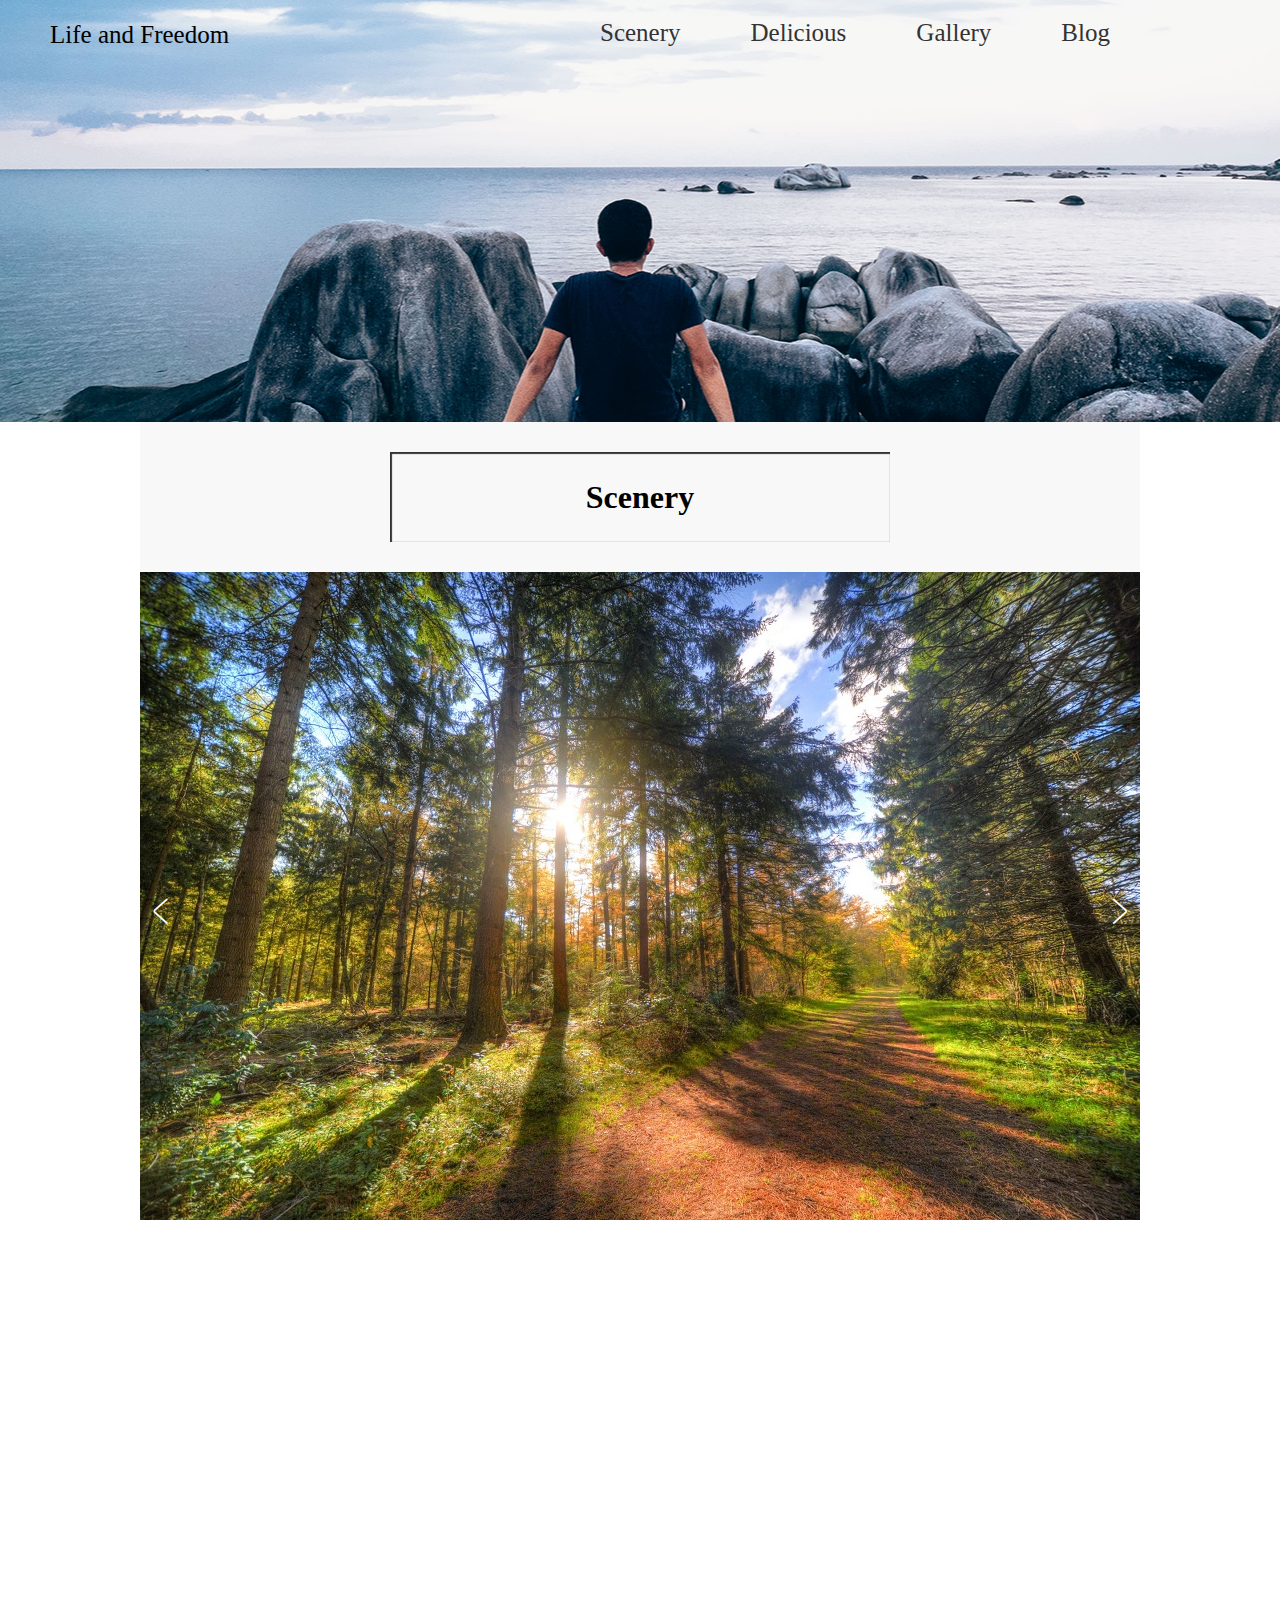
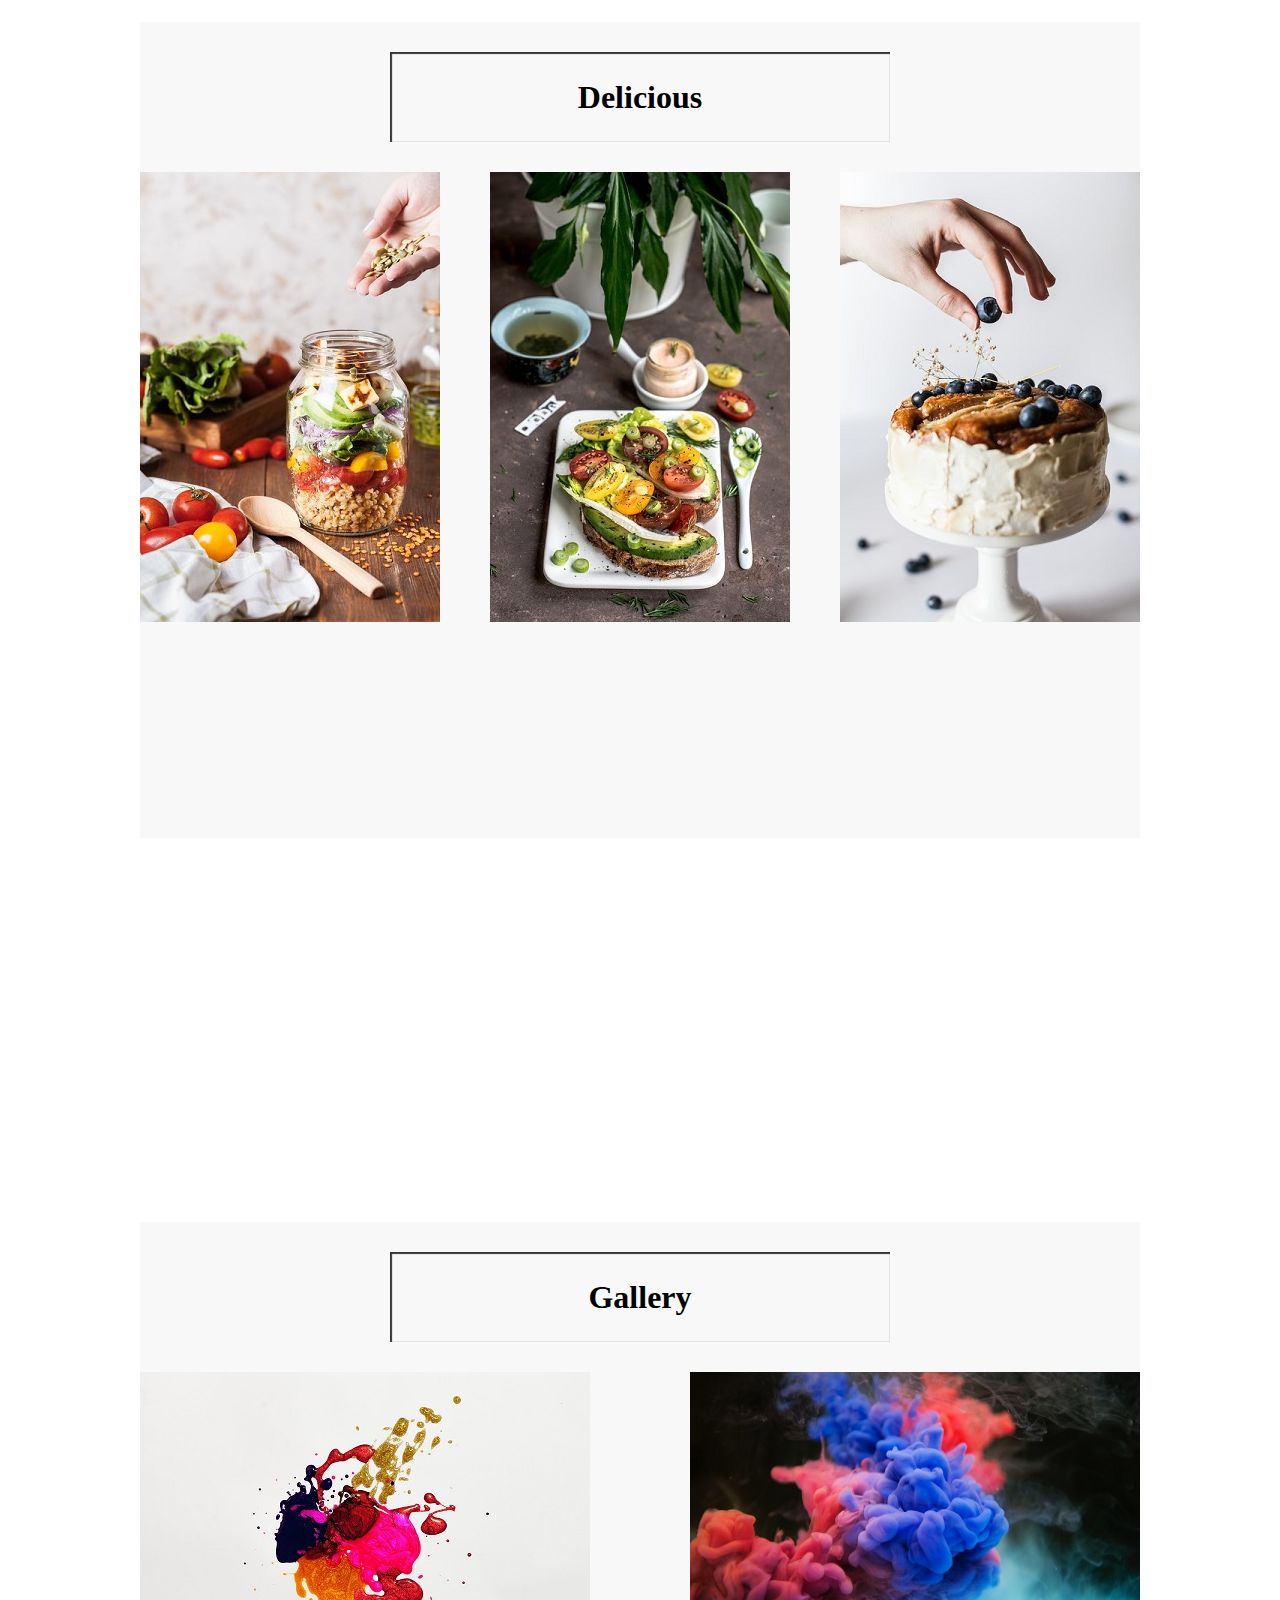
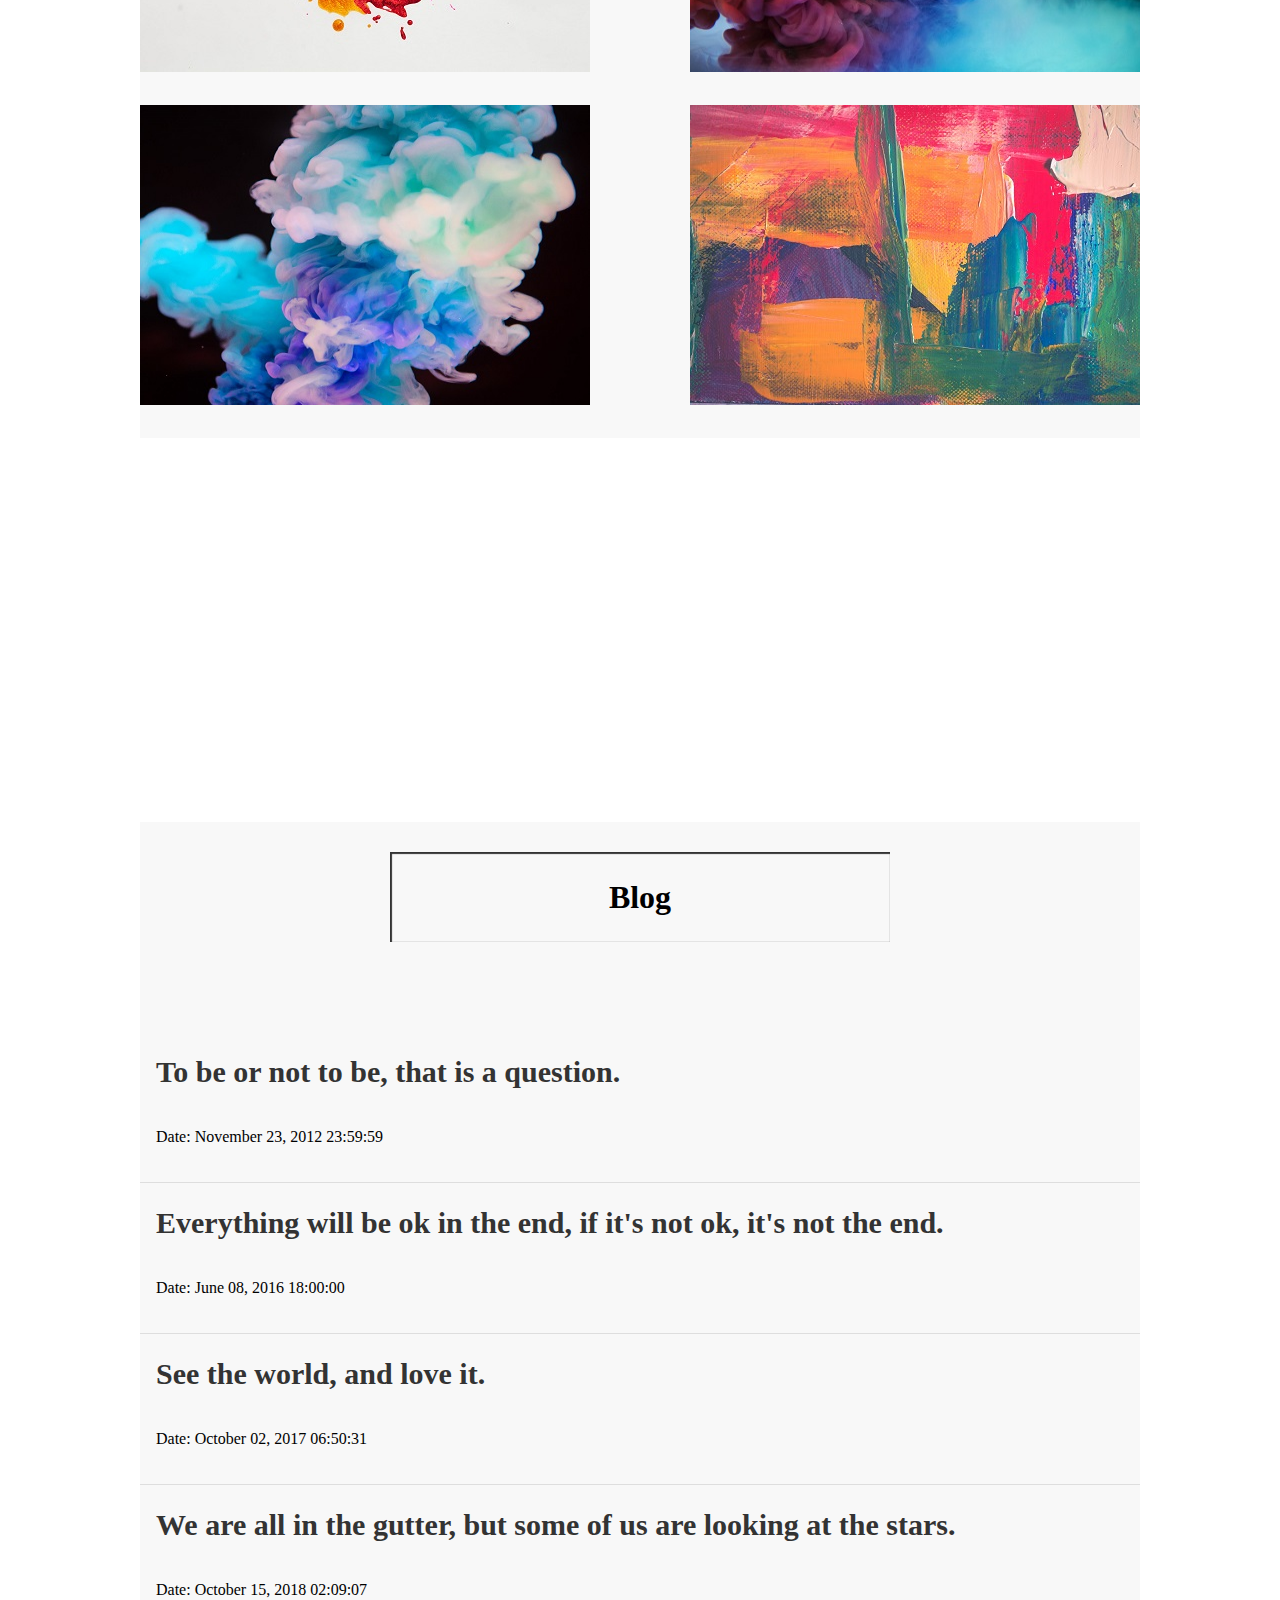
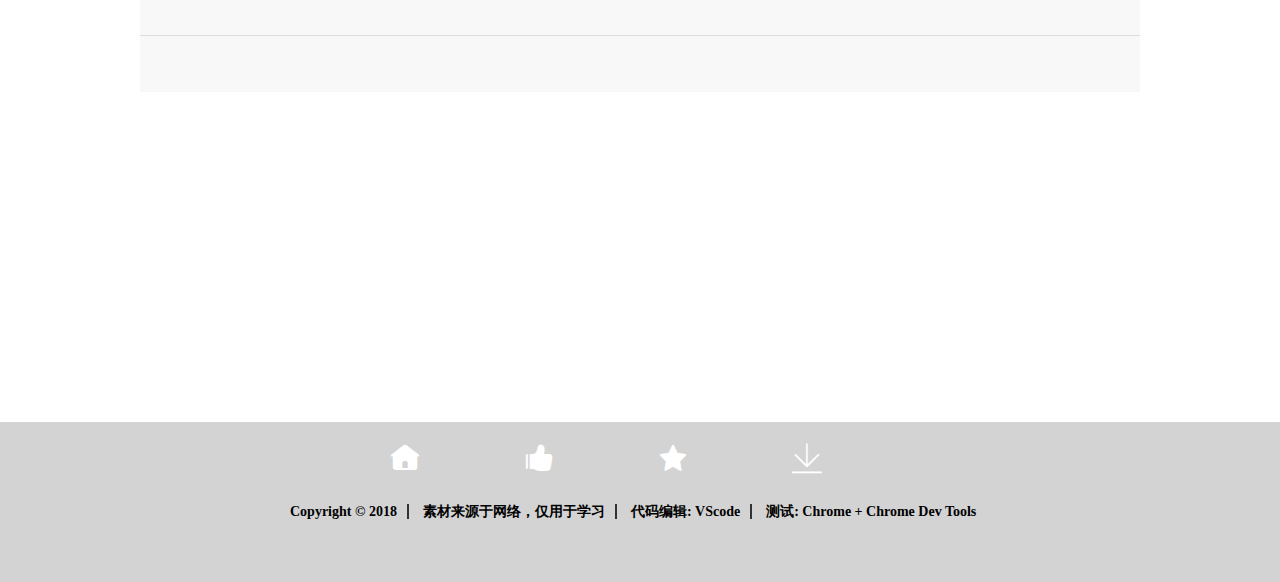
<file: demo/index.html>
<!DOCTYPE html>
<html>
<head>
    <meta charset="UTF-8">
    <link rel="stylesheet" href="css/global.css" type="text/css">
    <link rel="stylesheet" href="css/styles.css" type="text/css">
    <link rel="stylesheet" href="css/iconfont/iconfont.css" type="text/css">
    <title>HomePage</title>
</head>
<body>
    <div class="header">
        <div class="header-nav" id="nav">
            <span class="nav-line nav-logo">Life and Freedom</span>
            <ul class="nav-line nav-content">
                <li class="nav-line-list">
                    <a href="scenery.html" target="_blank">Scenery</a>
                </li>
                <li class="nav-line-list">
                    <a href="delicious.html" target="_blank">Delicious</a>
                </li>
                <li class="nav-line-list">
                    <a href="gallery.html" target="_blank">Gallery</a>
                </li>
                <li class="nav-line-list">
                    <a href="blog.html">Blog</a>
                </li>
            </ul> 
        </div>
    </div>
    <div class="container">
        <div class="box box1">
            <div class="title">
                <h1>Scenery</h1>
            </div>
            <div class="box1-imgs" id="imgs-slide">
                <div class="img-slide slide1 box1-active"></div>
                <div class="img-slide slide2"></div>
                <div class="img-slide slide3"></div>
            </div>
            <a href="#2" class="icon prev" id="prev"><i class="iconfont">&#xe697;</i> </a>
            <a href="#2" class="icon next" id="next"><i class="iconfont">&#xe6a7;</i> </a>
        </div>
        <div class="box box2">
            <div class="title">
                <h1>Delicious</h1>
            </div>
            <div class="box2-imgs">
                <div class="box2-img box2-img1"></div>
                <div class="box2-img box2-img2"></div>
                <div class="box2-img box2-img3"></div>
            </div>
        </div>
        <div class="box box3">
            <div class="title">
                <h1>Gallery</h1>
            </div>
            <div class="box3-imgs">
                <div class="box3-img box3-img1">
                    <img src="img/gallery1.jpg">
                </div>
                <div class="box3-img box3-img2">
                    <img src="img/gallery2.jpg">
                </div>
                <div class="box3-img box3-img3">
                    <img src="img/gallery3.jpg">
                </div>
                <div class="box3-img box3-img4">
                    <img src="img/gallery4.jpg">
                </div>
            </div>
        </div>
        <div class="box box4">
            <div class="title">
                <h1>Blog</h1>
            </div>
            <div class="box4-articles">
                <div class="box4-article">
                    <a href="#2">
                        <h2>To be or not to be, that is a question.</h2>       
                    </a>
                    <p>Date: November 23, 2012 23:59:59</p>
                </div>
                <div class="box4-article">
                    <a href="#2">
                        <h2>Everything will be ok in the end, if it's not ok, it's not the end. </h2>     
                    </a>
                    <p>Date: June 08, 2016 18:00:00</p>
                </div>
                <div class="box4-article">
                    <a href="#2">
                        <h2>See the world, and love it.</h2>                      
                    </a>
                    <p>Date: October 02, 2017 06:50:31</p>
                </div>
                <div class="box4-article">
                    <a href="#2">
                        <h2>We are all in the gutter, but some of us are looking at the stars.</h2>
                    </a> 
                    <p>Date: October 15, 2018 02:09:07</p>
                </div>
            </div>
        </div>
    </div>
    <div class="footer">
        <ul>
            <li><a href="#"><i class="iconfont">&#xe750;</i></a></li>
            <li><a href="#2" onclick="recGood()"><i class="iconfont">&#xe793;</i></a></li>
            <li><a href="#2" onclick="recStar()"><i class="iconfont">&#xe732;</i></a></li>
            <li><a href="demo.zip"><i class="iconfont">&#xe714;</i></a></li>
        </ul>
        <span>
            <p>Copyright © 2018</p>
            <p>素材来源于网络，仅用于学习</p>
            <p>代码编辑: VScode</p>
            <p style="border-right:0;">测试: Chrome + Chrome Dev Tools</p>
        </span>
    </div>
    <script src="javascript/script.js">
    </script>
</body>
</html>
</file>
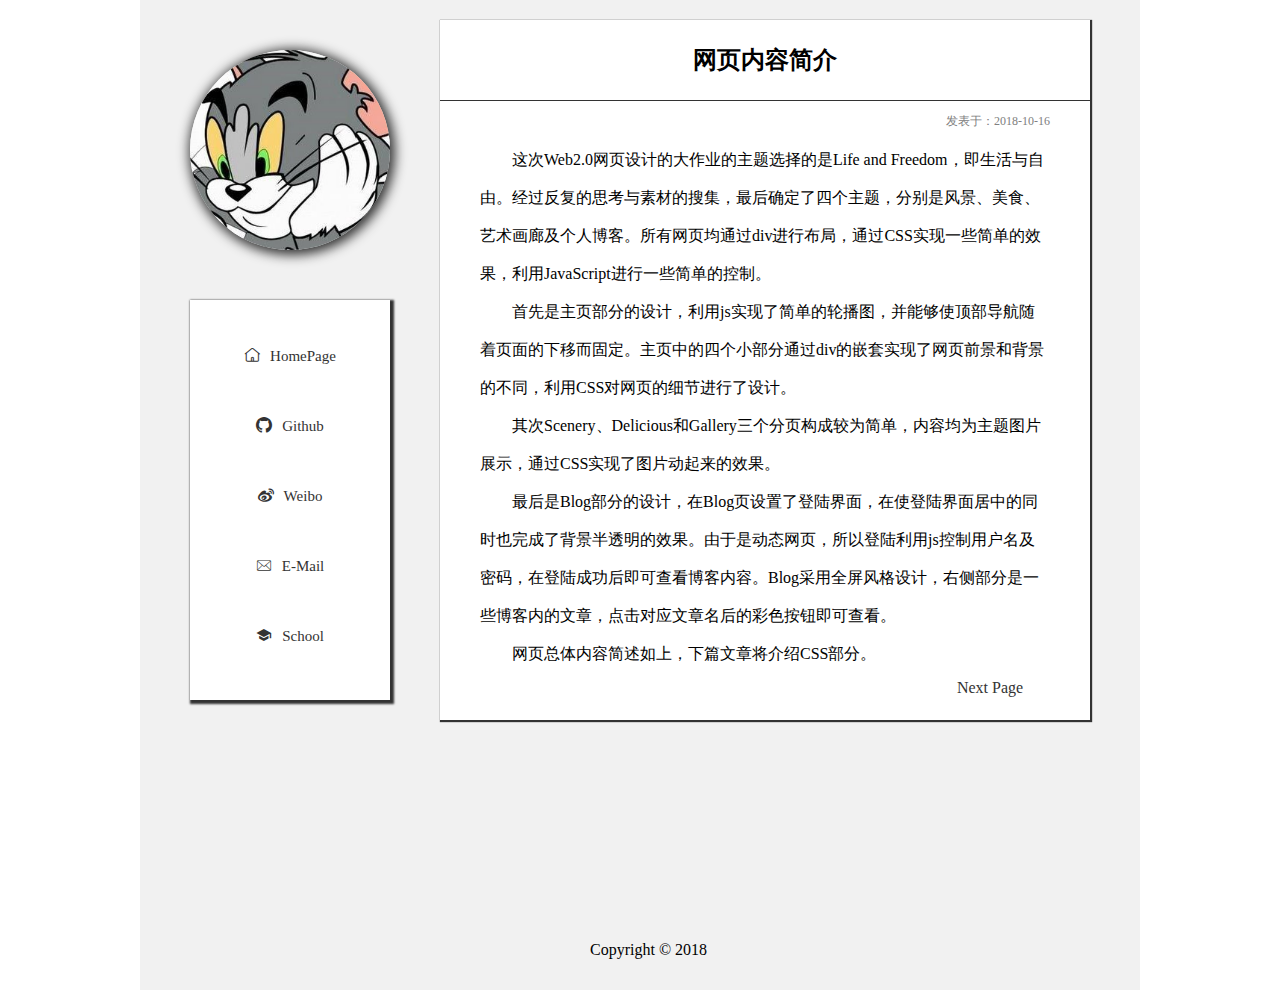
<file: demo/article1.html>
<!DOCTYPE html>
<html>
<head>
    <meta charset="UTF-8">
    <link rel="stylesheet" href="css/content.css" type="text/css">
    <link rel="stylesheet" href="css/footer/iconfont.css" type="text/css">
    <link rel="stylesheet" href="css/iconfont/iconfont.css" type="text/css">
    <title>Article1</title>
</head>
<body>
     <div class="container">
        <div class="headpic">
            <img src="img/blog/tom.jpg" alt="">
        </div>
        <div class="information">
            <a href="index.html" target="_blank"><i class="iconfont">&#xe751;</i><span>HomePage</span></a>
            <a href="https://github.com/" target="_blank"><i class="iconfont">&#xf01ca;</i><span>Github</span></a>
            <a href="https://weibo.com/" target="_blank"><i class="iconfont">&#xe892;</i><span>Weibo</span></a>
            <a href="https://mail.qq.com/" target="_blank"><i class="iconfont">&#xe61f;</i><span>E-Mail</span></a>
            <a href="http://www.ustl.edu.cn/" target="_blank"><i class="iconfont">&#xe889;</i><span>School</span></a>
        </div>
         <div class="content">
            <h2>网页内容简介</h2>
            <p class="date">发表于：2018-10-16</p>
            <p class="paragraph">这次Web2.0网页设计的大作业的主题选择的是Life and Freedom，即生活与自由。经过反复的思考与素材的搜集，最后确定了四个主题，分别是风景、美食、艺术画廊及个人博客。所有网页均通过div进行布局，通过CSS实现一些简单的效果，利用JavaScript进行一些简单的控制。</p>
            <p class="paragraph">首先是主页部分的设计，利用js实现了简单的轮播图，并能够使顶部导航随着页面的下移而固定。主页中的四个小部分通过div的嵌套实现了网页前景和背景的不同，利用CSS对网页的细节进行了设计。</p>
            <p class="paragraph">其次Scenery、Delicious和Gallery三个分页构成较为简单，内容均为主题图片展示，通过CSS实现了图片动起来的效果。</p>
            <p class="paragraph">最后是Blog部分的设计，在Blog页设置了登陆界面，在使登陆界面居中的同时也完成了背景半透明的效果。由于是动态网页，所以登陆利用js控制用户名及密码，在登陆成功后即可查看博客内容。Blog采用全屏风格设计，右侧部分是一些博客内的文章，点击对应文章名后的彩色按钮即可查看。</p>
            <p class="paragraph">网页总体内容简述如上，下篇文章将介绍CSS部分。</p>
            <a class="next" href="article2.html">Next Page</a>
        </div>
        <div class="footer">
            <p>Copyright © 2018</p>
        </div>
     </div>
</body>
</html>
</file>
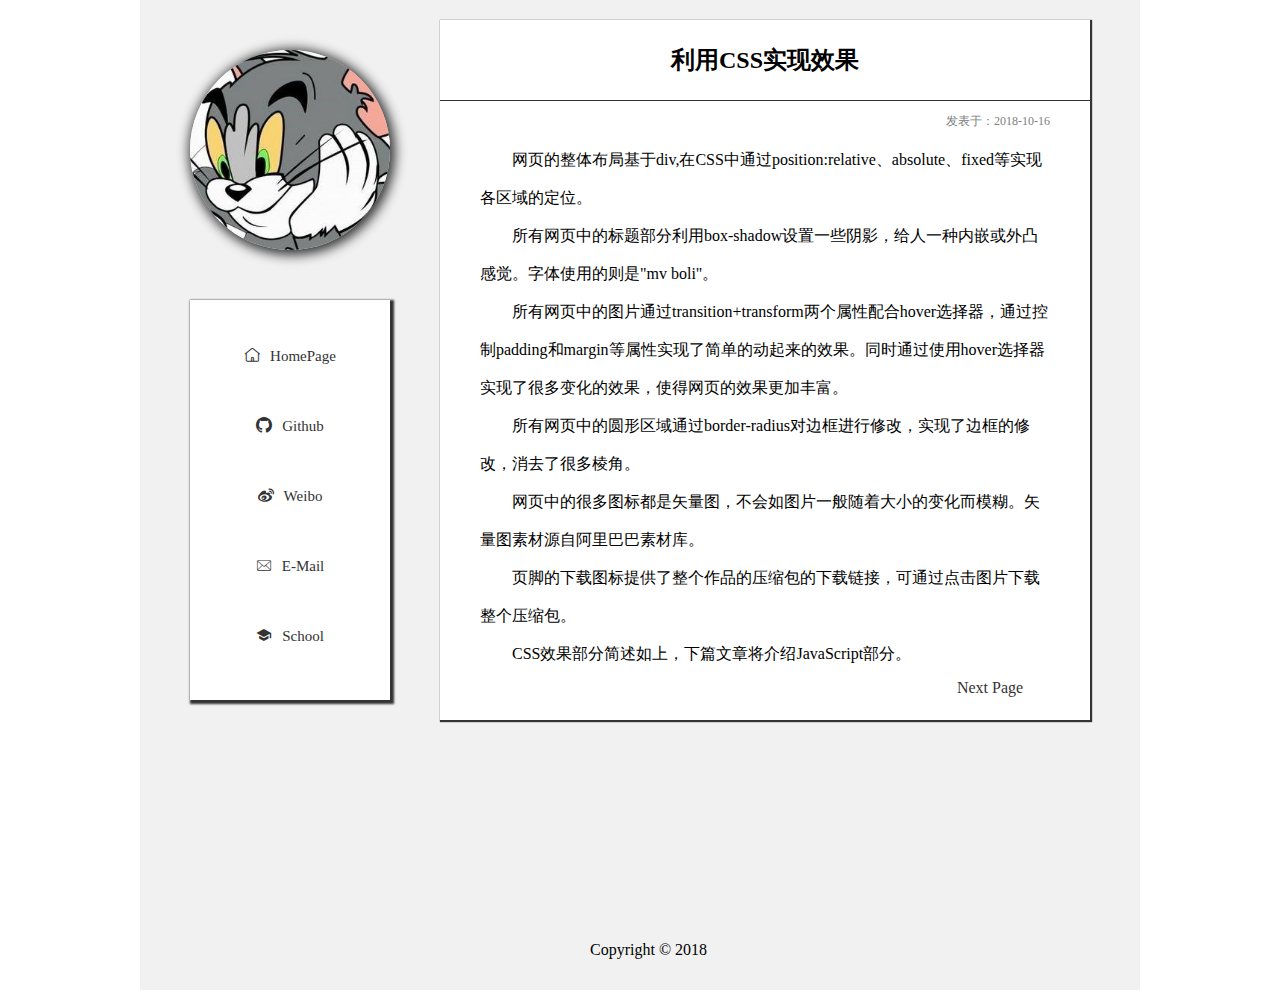
<file: demo/article2.html>
<!DOCTYPE html>
<html>
<head>
    <meta charset="UTF-8">
    <link rel="stylesheet" href="css/content.css" type="text/css">
    <link rel="stylesheet" href="css/footer/iconfont.css" type="text/css">
    <link rel="stylesheet" href="css/iconfont/iconfont.css" type="text/css">
    <title>Article2</title>
</head>
<body>
     <div class="container">
        <div class="headpic">
            <img src="img/blog/tom.jpg" alt="">
        </div>
        <div class="information">
            <a href="index.html" target="_blank"><i class="iconfont">&#xe751;</i><span>HomePage</span></a>
            <a href="https://github.com/" target="_blank"><i class="iconfont">&#xf01ca;</i><span>Github</span></a>
            <a href="https://weibo.com/" target="_blank"><i class="iconfont">&#xe892;</i><span>Weibo</span></a>
            <a href="https://mail.qq.com/" target="_blank"><i class="iconfont">&#xe61f;</i><span>E-Mail</span></a>
            <a href="http://www.ustl.edu.cn/" target="_blank"><i class="iconfont">&#xe889;</i><span>School</span></a>
        </div>
         <div class="content">
            <h2>利用CSS实现效果</h2>
            <p class="date">发表于：2018-10-16</p>
            <p class="paragraph">网页的整体布局基于div,在CSS中通过position:relative、absolute、fixed等实现各区域的定位。</p>
            <p class="paragraph">所有网页中的标题部分利用box-shadow设置一些阴影，给人一种内嵌或外凸感觉。字体使用的则是"mv boli"。</p>
            <p class="paragraph">所有网页中的图片通过transition+transform两个属性配合hover选择器，通过控制padding和margin等属性实现了简单的动起来的效果。同时通过使用hover选择器实现了很多变化的效果，使得网页的效果更加丰富。</p>
            <p class="paragraph">所有网页中的圆形区域通过border-radius对边框进行修改，实现了边框的修改，消去了很多棱角。</p>
            <p class="paragraph">网页中的很多图标都是矢量图，不会如图片一般随着大小的变化而模糊。矢量图素材源自阿里巴巴素材库。</p>
            <p class="paragraph">页脚的下载图标提供了整个作品的压缩包的下载链接，可通过点击图片下载整个压缩包。</p>
            <p class="paragraph">CSS效果部分简述如上，下篇文章将介绍JavaScript部分。</p>
            <a class="next" href="article3.html">Next Page</a>
        </div>
        <div class="footer">
                <p>Copyright © 2018</p>
            </div>
     </div>
</body>
</html>
</file>
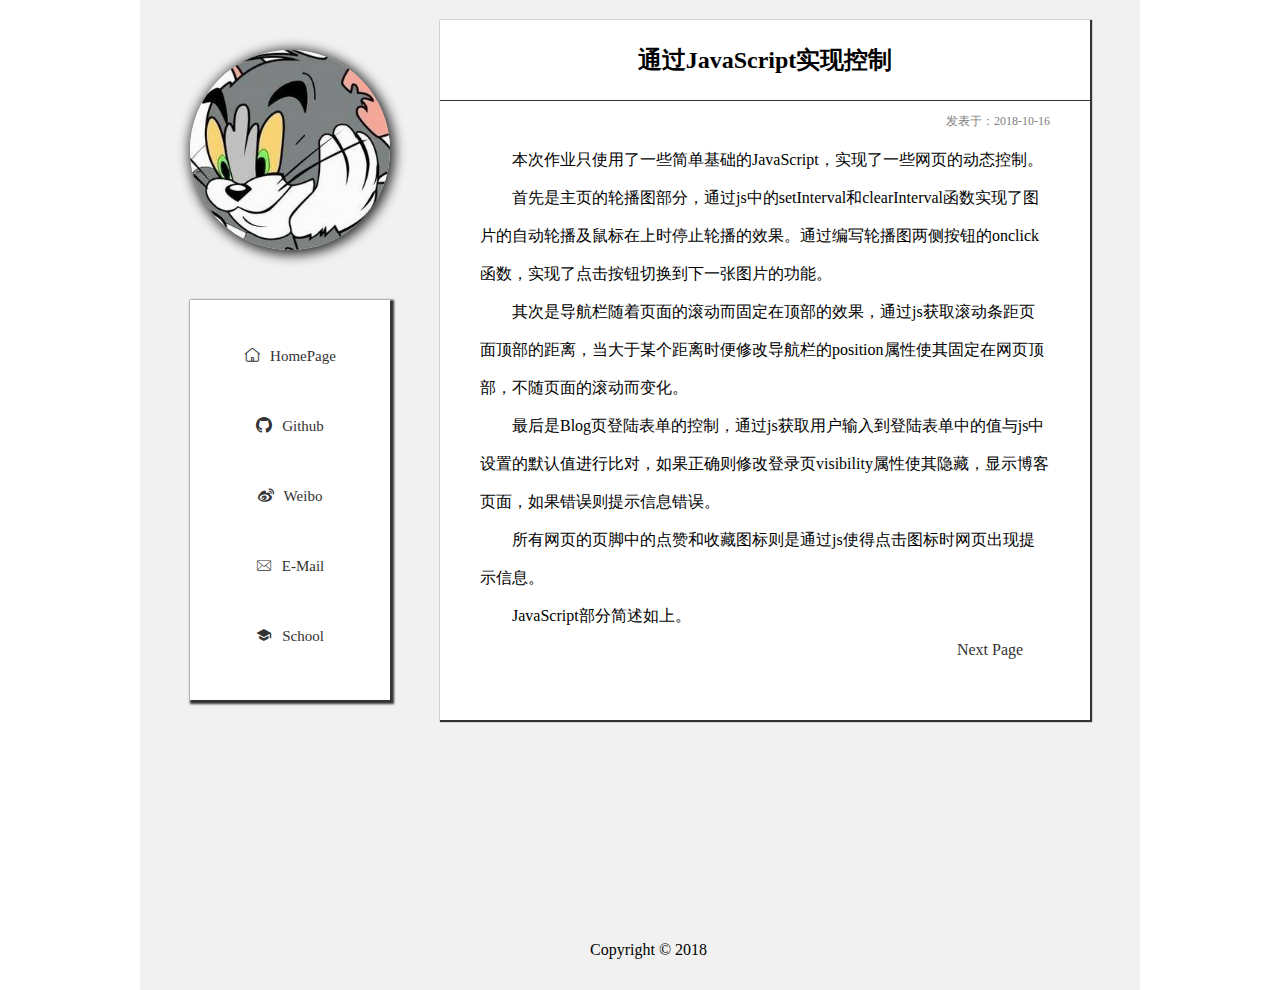
<file: demo/article3.html>
<!DOCTYPE html>
<html>
<head>
    <meta charset="UTF-8">
    <link rel="stylesheet" href="css/content.css" type="text/css">
    <link rel="stylesheet" href="css/footer/iconfont.css" type="text/css">
    <link rel="stylesheet" href="css/iconfont/iconfont.css" type="text/css">
    <title>Article3</title>
</head>
<body>
     <div class="container">
        <div class="headpic">
            <img src="img/blog/tom.jpg" alt="">
        </div>
        <div class="information">
            <a href="index.html" target="_blank"><i class="iconfont">&#xe751;</i><span>HomePage</span></a>
            <a href="https://github.com/" target="_blank"><i class="iconfont">&#xf01ca;</i><span>Github</span></a>
            <a href="https://weibo.com/" target="_blank"><i class="iconfont">&#xe892;</i><span>Weibo</span></a>
            <a href="https://mail.qq.com/" target="_blank"><i class="iconfont">&#xe61f;</i><span>E-Mail</span></a>
            <a href="http://www.ustl.edu.cn/" target="_blank"><i class="iconfont">&#xe889;</i><span>School</span></a>
        </div>
         <div class="content">
            <h2>通过JavaScript实现控制</h2>
            <p class="date">发表于：2018-10-16</p>
            <p class="paragraph">本次作业只使用了一些简单基础的JavaScript，实现了一些网页的动态控制。</p>
            <p class="paragraph">首先是主页的轮播图部分，通过js中的setInterval和clearInterval函数实现了图片的自动轮播及鼠标在上时停止轮播的效果。通过编写轮播图两侧按钮的onclick函数，实现了点击按钮切换到下一张图片的功能。</p>
            <p class="paragraph">其次是导航栏随着页面的滚动而固定在顶部的效果，通过js获取滚动条距页面顶部的距离，当大于某个距离时便修改导航栏的position属性使其固定在网页顶部，不随页面的滚动而变化。</p>
            <p class="paragraph">最后是Blog页登陆表单的控制，通过js获取用户输入到登陆表单中的值与js中设置的默认值进行比对，如果正确则修改登录页visibility属性使其隐藏，显示博客页面，如果错误则提示信息错误。</p>
            <p class="paragraph">所有网页的页脚中的点赞和收藏图标则是通过js使得点击图标时网页出现提示信息。</p>
            <p class="paragraph">JavaScript部分简述如上。</p>
            <a class="next" href="article1.html">Next Page</a>
        </div>
        <div class="footer">
            <p>Copyright © 2018</p>
        </div>
     </div>
</body>
</html>
</file>
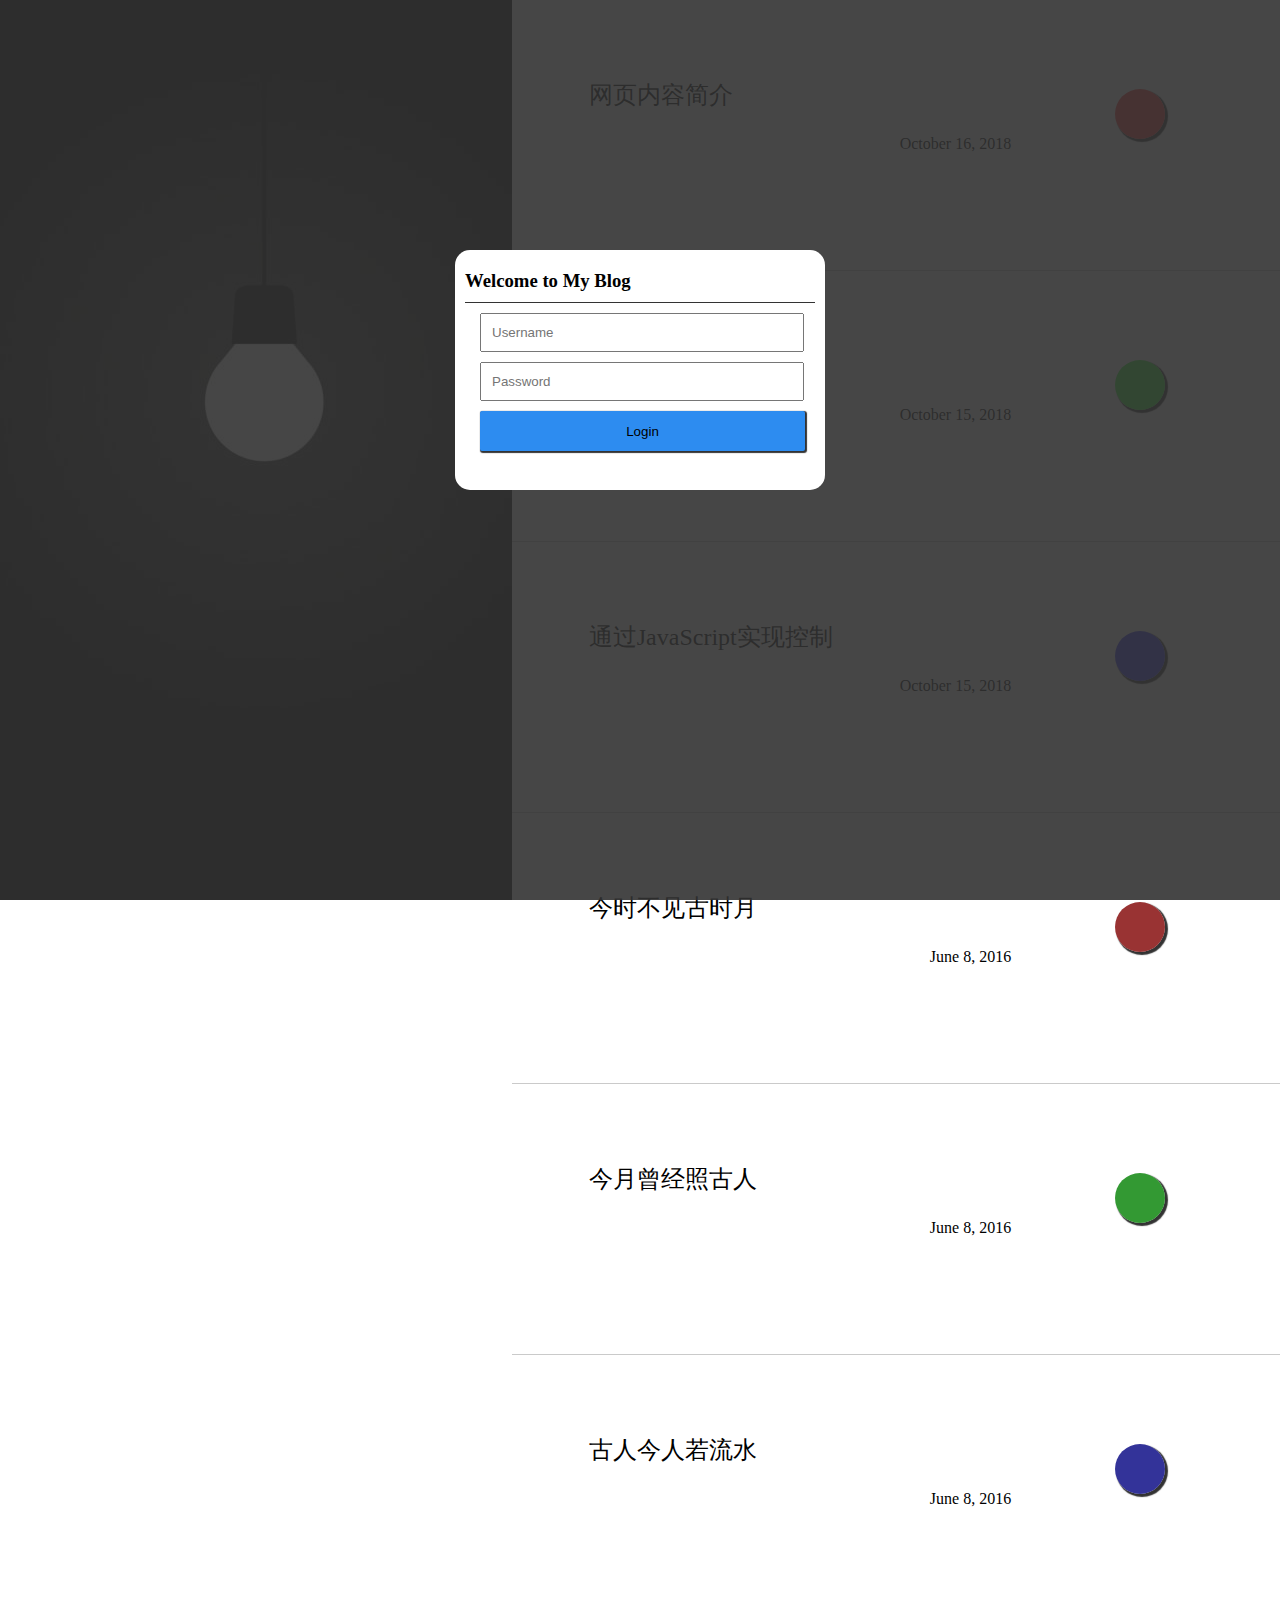
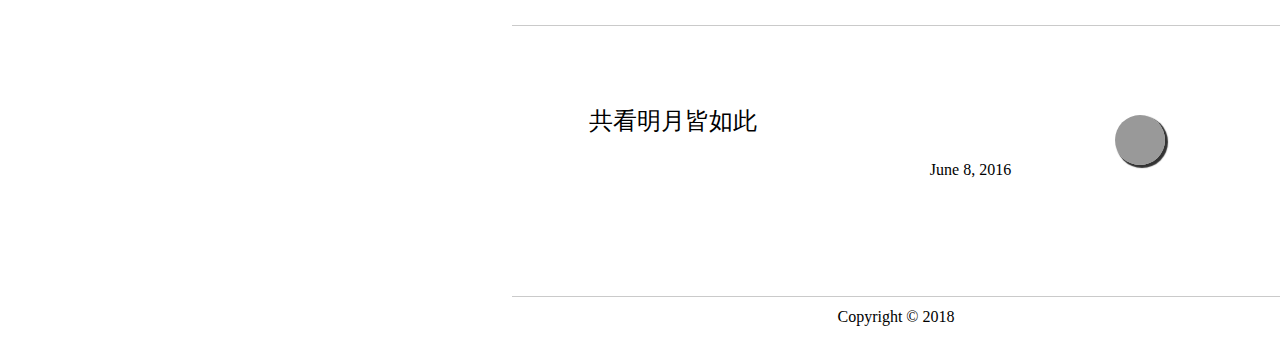
<file: demo/blog.html>
<!DOCTYPE html>
<html>
<head>
    <meta charset="UTF-8">
    <link rel="stylesheet" href="css/blog.css" type="text/css">
    <title>Blog</title>
</head>
<body>
    <div class="container">
        <div id="back"></div>
        <div id="login">
            <form>
                <h3>Welcome to My Blog</h3>
                <input class="in" type="text" name="loginname" placeholder="Username" onclick="clearText()">
                <input class="in" type="password" name="loginpw" placeholder="Password"> 
                <input class="button" type="button" name="loginbutton" value="Login" onclick="checkValue()">
            </form>
            <script src="javascript/script.js"></script>
        </div>
        <div class="left"></div>
        <div class="right">
            <div class="title">
                <div class="hh2">
                    <h2>网页内容简介</h2>
                </div>
                <p>October 16, 2018</p>
                <a href="article1.html">
                    <span class="circle circle1"></span>
                </a>
            </div>
            <div class="title">
                <div class="hh2">
                    <h2>利用CSS实现效果</h2>
                </div>
                <p>October 15, 2018</p>
                <a href="article2.html">
                    <span class="circle circle2"></span>
                </a>
            </div>
            <div class="title">
                <div class="hh2">
                    <h2>通过JavaScript实现控制</h2>
                </div>
                <p>October 15, 2018</p>
                <a href="article3.html">
                    <span class="circle circle3"></span>
                </a>
            </div>
            <div class="title">
                <div class="hh2">
                    <h2>今时不见古时月</h2>
                </div>
                <p>June 8, 2016</p>
                <a href="article1.html">
                    <span class="circle circle4"></span>
                </a>
            </div>
            <div class="title">
                <div class="hh2">
                    <h2>今月曾经照古人</h2>
                </div>
                <p>June 8, 2016</p>
                <a href="article2.html">
                    <span class="circle circle5"></span>
                </a>
            </div>
            <div class="title">
                <div class="hh2">
                    <h2>古人今人若流水</h2>
                </div>
                <p>June 8, 2016</p>
                <a href="article3.html">
                    <span class="circle circle6"></span>
                </a>
            </div>
            <div class="title">
                <div class="hh2">
                    <h2>共看明月皆如此</h2>
                </div>
                <p>June 8, 2016</p>
                <a href="article1.html">
                    <span class="circle circle7"></span>
                </a>
            </div>
            <p class="footer">Copyright © 2018</p>
        </div>
    </div>
</body>
</html>
</file>
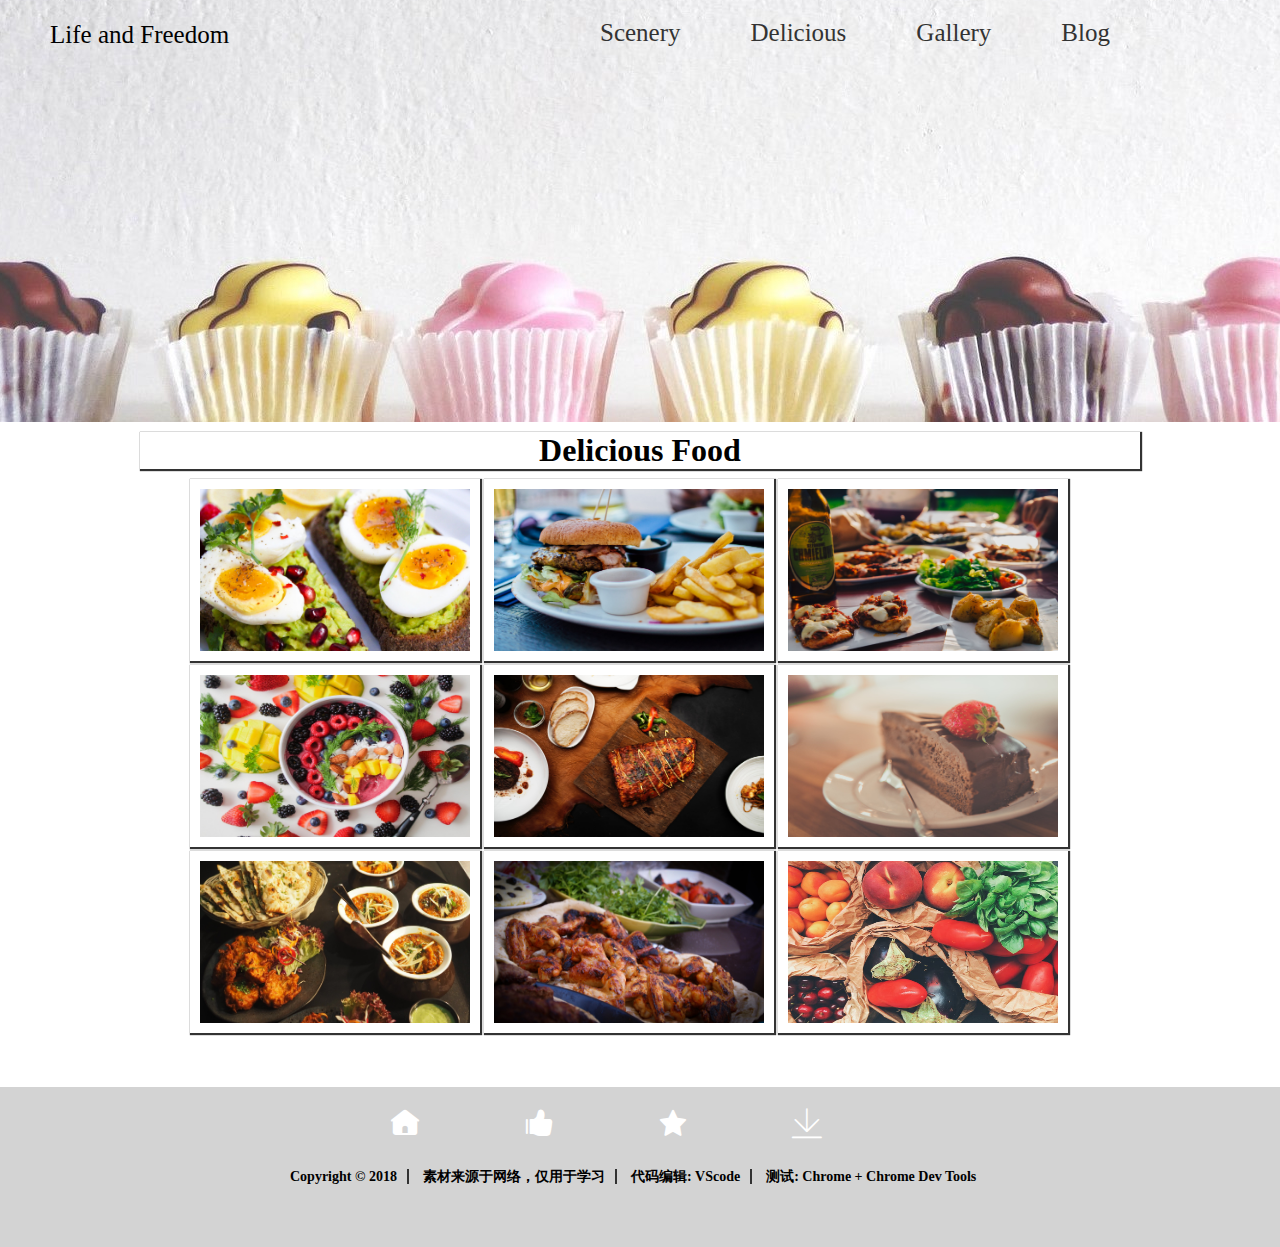
<file: demo/delicious.html>
<!DOCTYPE html>
<html>
<head>
    <meta charset="UTF-8">
    <link rel="stylesheet" href="css/global.css" type="text/css">
    <link rel="stylesheet" href="css/style1.css" type="text/css">
    <link rel="stylesheet" href="css/iconfont/iconfont.css" type="text/css">
    <title>Dlicious</title>
    <style type="text/css">
        .header{
            background: url(img/delicious.jpeg) no-repeat center center;
        }
    </style>
</head>
<body>
    <div class="header">
        <div class="header-nav" id="nav">
            <span class="nav-line nav-logo">Life and Freedom</span>
            <ul class="nav-line nav-content">
                <li class="nav-line-list">
                    <a href="scenery.html" target="_blank">Scenery</a>
                </li>
                <li class="nav-line-list">
                    <a href="delicious.html">Delicious</a>
                </li>
                <li class="nav-line-list">
                    <a href="gallery.html" target="_blank">Gallery</a>
                </li>
                <li class="nav-line-list">
                    <a href="blog.html">Blog</a>
                </li>
            </ul> 
        </div>
    </div>
    <div class="container">
        <div class="title">
            <h1>Delicious Food</h1>
        </div>
        <div class="imgs first">
            <img src="img/delicious/food1.jpeg" alt="">
            <img src="img/delicious/food2.jpeg" alt="">
            <img src="img/delicious/food3.jpg" alt="">
            <img src="img/delicious/food4.jpeg" alt="">
            <img src="img/delicious/food5.jpeg" alt="">
            <img src="img/delicious/food6.jpeg" alt="">
            <img src="img/delicious/food7.jpeg" alt="">
            <img src="img/delicious/food8.jpeg" alt="">
            <img src="img/delicious/food9.jpeg" alt="">
        </div>
    </div>
    <div class="footer">
        <ul>
            <li><a href="index.html"><i class="iconfont">&#xe750;</i></a></li>
            <li><a href="#2" onclick="recGood()"><i class="iconfont">&#xe793;</i></a></li>
            <li><a href="#2" onclick="recStar()"><i class="iconfont">&#xe732;</i></a></li>
            <li><a href="demo.zip"><i class="iconfont">&#xe714;</i></a></li>
        </ul>
        <span>
            <p>Copyright © 2018</p>
            <p>素材来源于网络，仅用于学习</p>
            <p>代码编辑: VScode</p>
            <p style="border-right:0;">测试: Chrome + Chrome Dev Tools</p>
        </span>
    </div>
    <script src="javascript/script.js">
    </script>
</body>
</html>
</file>
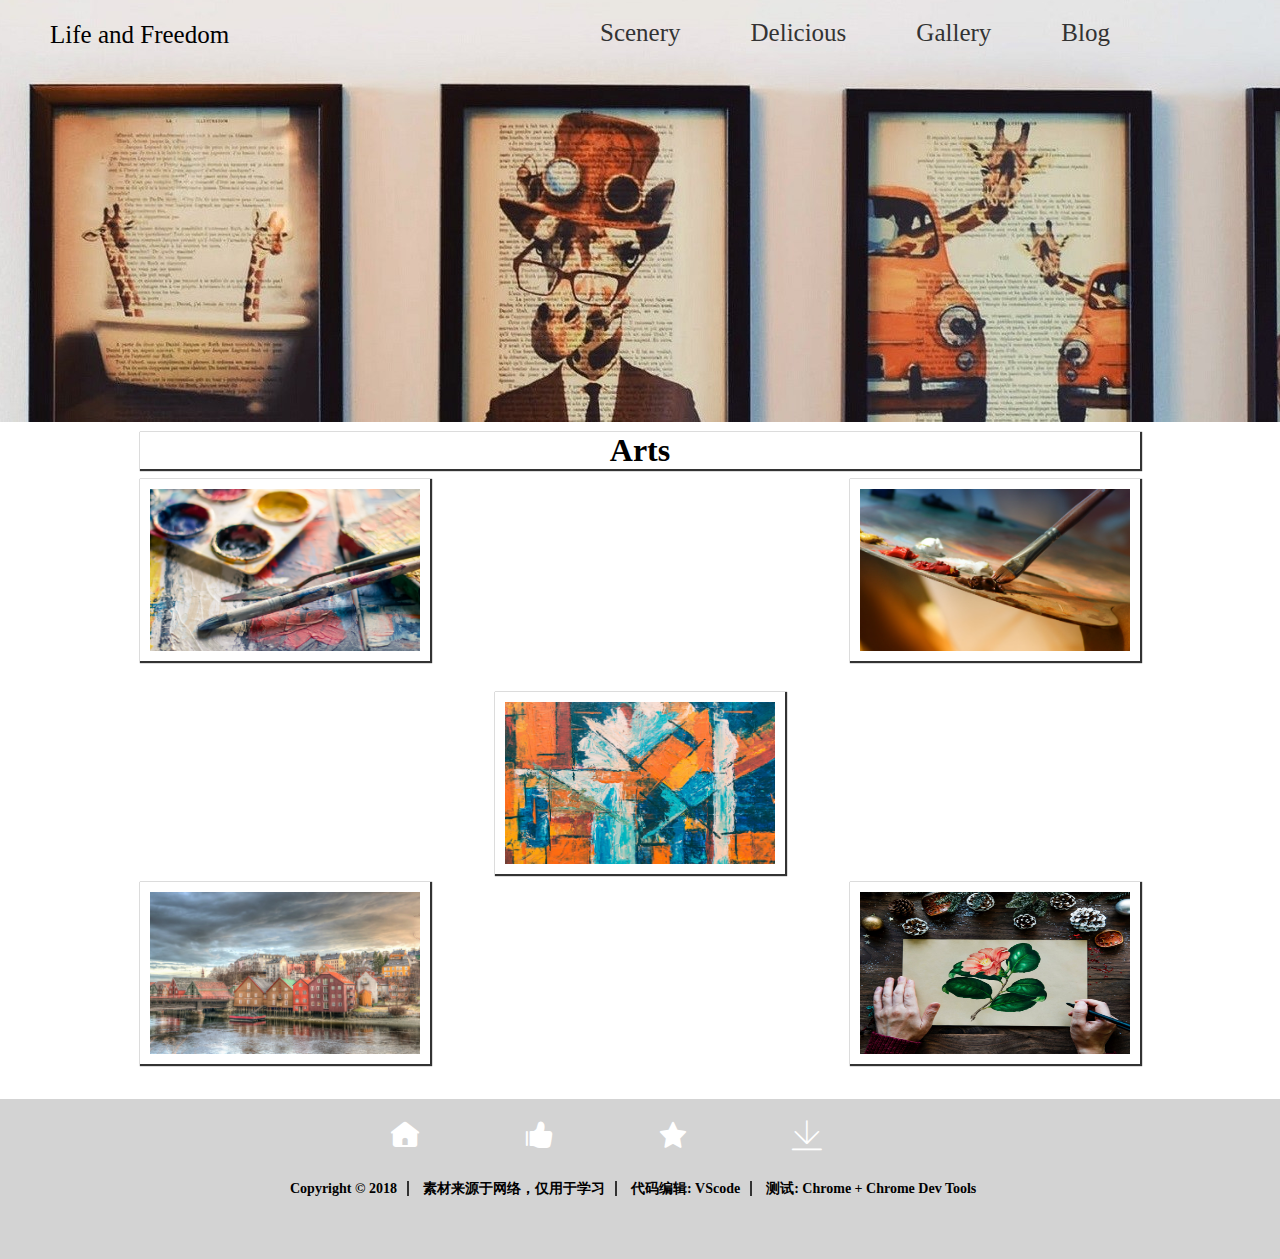
<file: demo/gallery.html>
<!DOCTYPE html>
<html>
<head>
    <meta charset="UTF-8">
    <link rel="stylesheet" href="css/global.css" type="text/css">
    <link rel="stylesheet" href="css/style1.css" type="text/css">
    <link rel="stylesheet" href="css/iconfont/iconfont.css" type="text/css">
    <title>Gallery</title>
    <style type="text/css">
        .header{
            background: url(img/gallery.jpeg) no-repeat center bottom;
        }
        .container{
            padding-bottom: 620px;
        }
        .img1{
            position: absolute;
            top: 260px;
            left: 50%;
            margin-left: -145px;
        }
        .img2{
            position: absolute;
            left: 0;
        }
        .img3{
            position: absolute;
            left: 0;
            top: 450px;
            bottom: 0;
        }
        .img4{
            position: absolute;
            right: 0;
            top: 450px;
            bottom: 0;
        }
        .img5{
            position: absolute;
            right: 0;
        }
    </style>
</head>
<body>
    <div class="header">
        <div class="header-nav" id="nav">
            <span class="nav-line nav-logo">Life and Freedom</span>
            <ul class="nav-line nav-content">
                <li class="nav-line-list">
                    <a href="scenery.html" target="_blank">Scenery</a>
                </li>
                <li class="nav-line-list">
                    <a href="delicious.html" target="_blank">Delicious</a>
                </li>
                <li class="nav-line-list">
                    <a href="gallery.html">Gallery</a>
                </li>
                <li class="nav-line-list">
                    <a href="blog.html">Blog</a>
                </li>
            </ul> 
        </div>
    </div>
    <div class="container">
        <div class="title">
            <h1>Arts</h1>
        </div>
        <div class="imgs first">
            <img class="img1" src="img/gallery/gallery1.jpeg" alt="">
            <img class="img2" src="img/gallery/gallery2.jpeg" alt="">
            <img class="img3" src="img/gallery/gallery3.jpeg" alt="">
            <img class="img4" src="img/gallery/gallery4.jpeg" alt="">
            <img class="img5" src="img/gallery/gallery5.jpeg" alt="">
        </div>
    </div>
    <div class="footer">
        <ul>
            <li><a href="index.html"><i class="iconfont">&#xe750;</i></a></li>
            <li><a href="#2" onclick="recGood()"><i class="iconfont">&#xe793;</i></a></li>
            <li><a href="#2" onclick="recStar()"><i class="iconfont">&#xe732;</i></a></li>
            <li><a href="demo.zip"><i class="iconfont">&#xe714;</i></a></li>
        </ul>
        <span>
            <p>Copyright © 2018</p>
            <p>素材来源于网络，仅用于学习</p>
            <p>代码编辑: VScode</p>
            <p style="border-right:0;">测试: Chrome + Chrome Dev Tools</p>
        </span>
    </div>
    <script src="javascript/script.js">
    </script>
</body>
</html>
</file>
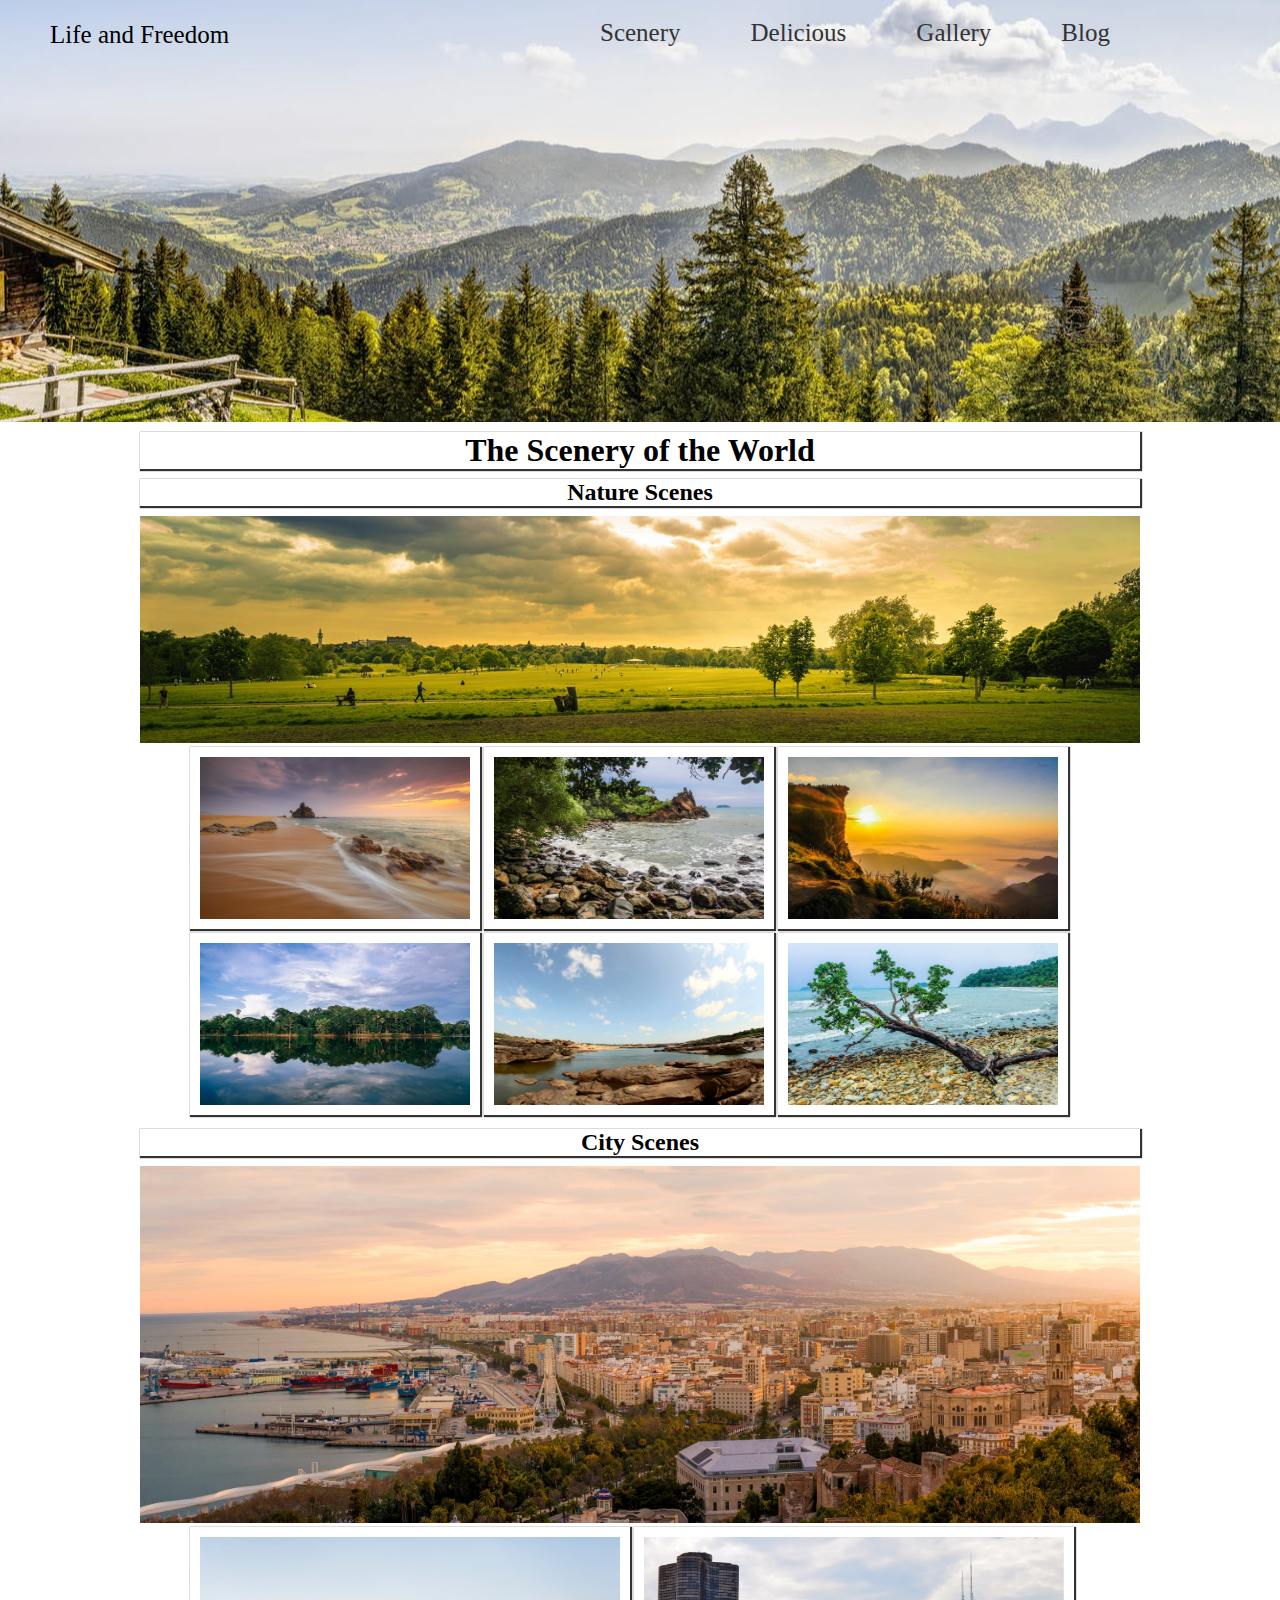
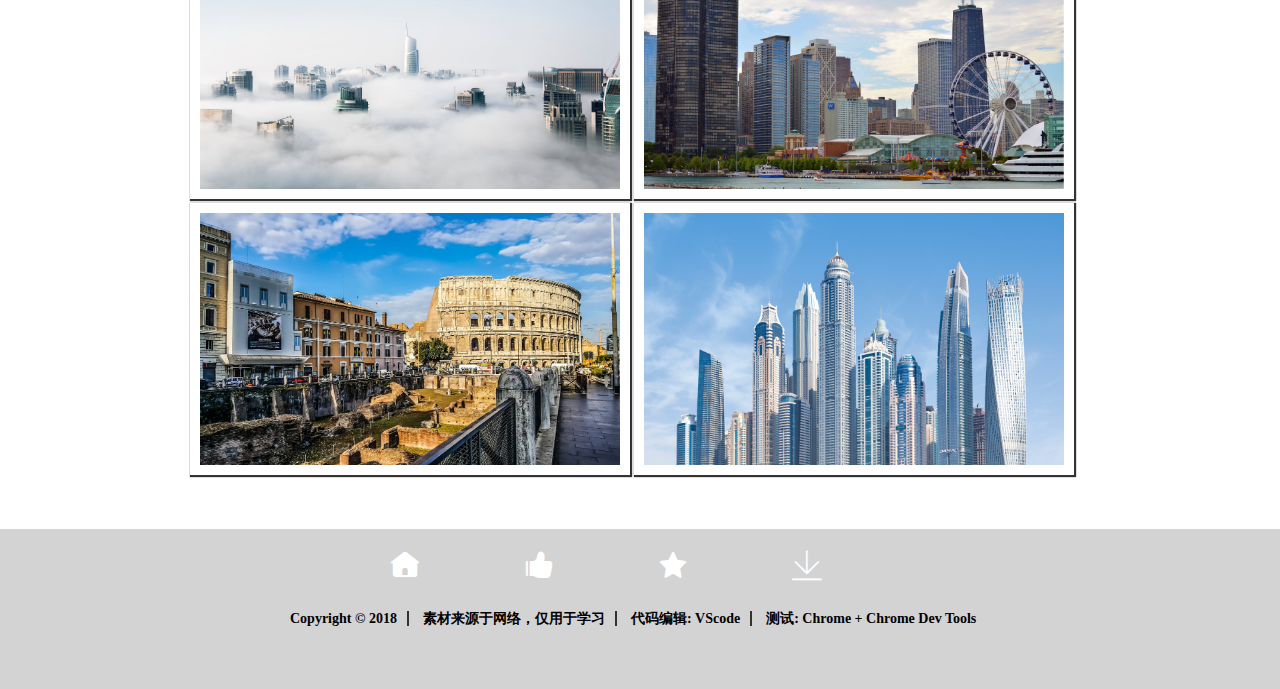
<file: demo/scenery.html>
<!DOCTYPE html>
<html>
<head>
    <meta charset="UTF-8">
    <link rel="stylesheet" href="css/global.css" type="text/css">
    <link rel="stylesheet" href="css/style1.css" type="text/css">
    <link rel="stylesheet" href="css/iconfont/iconfont.css" type="text/css">
    <title>Scenery</title>
    <style type="text/css">
        .header{
            background: url(img/scenery.jpeg) no-repeat center center;
        }
    </style>
</head>
<body>
    <div class="header">
        <div class="header-nav" id="nav">
            <span class="nav-line nav-logo">Life and Freedom</span>
            <ul class="nav-line nav-content">
                <li class="nav-line-list">
                    <a href="scenery.html">Scenery</a>
                </li>
                <li class="nav-line-list">
                    <a href="delicious.html" target="_blank">Delicious</a>
                </li>
                <li class="nav-line-list">
                    <a href="gallery.html" target="_blank">Gallery</a>
                </li>
                <li class="nav-line-list">
                    <a href="blog.html">Blog</a>
                </li>
            </ul> 
        </div>
    </div>
    <div class="container">
        <div class="title">
            <h1>The Scenery of the World</h1>
        </div>
        <div class="title">
            <h2>Nature Scenes</h2>
            <img src="img/scenery/nature.jpeg">
        </div>
        <div class="imgs first">
            <img src="img/scenery/nature1.jpg" alt="">
            <img src="img/scenery/nature2.jpeg" alt="">
            <img src="img/scenery/nature3.jpeg" alt="">
            <img src="img/scenery/nature4.jpeg" alt="">
            <img src="img/scenery/nature5.jpeg" alt="">
            <img src="img/scenery/nature6.jpeg" alt="">
        </div>
        <div class="title">
            <h2>City Scenes</h2>
            <img src="img/scenery/city.jpeg">
        </div>
        <div class="imgs second">
            <img src="img/scenery/city1.jpeg" alt="">
            <img src="img/scenery/city2.jpeg" alt="">
            <img src="img/scenery/city3.jpeg" alt="">
            <img src="img/scenery/city4.jpeg" alt="">
        </div>
    </div>
    <div class="footer">
        <ul>
            <li><a href="index.html"><i class="iconfont">&#xe750;</i></a></li>
            <li><a href="#2" onclick="recGood()"><i class="iconfont">&#xe793;</i></a></li>
            <li><a href="#2" onclick="recStar()"><i class="iconfont">&#xe732;</i></a></li>
            <li><a href="demo.zip"><i class="iconfont">&#xe714;</i></a></li>
        </ul>
        <span>
            <p>Copyright © 2018</p>
            <p>素材来源于网络，仅用于学习</p>
            <p>代码编辑: VScode</p>
            <p style="border-right:0;">测试: Chrome + Chrome Dev Tools</p>
        </span>
    </div>
    <script src="javascript/script.js">
    </script>
</body>
</html>
</file>
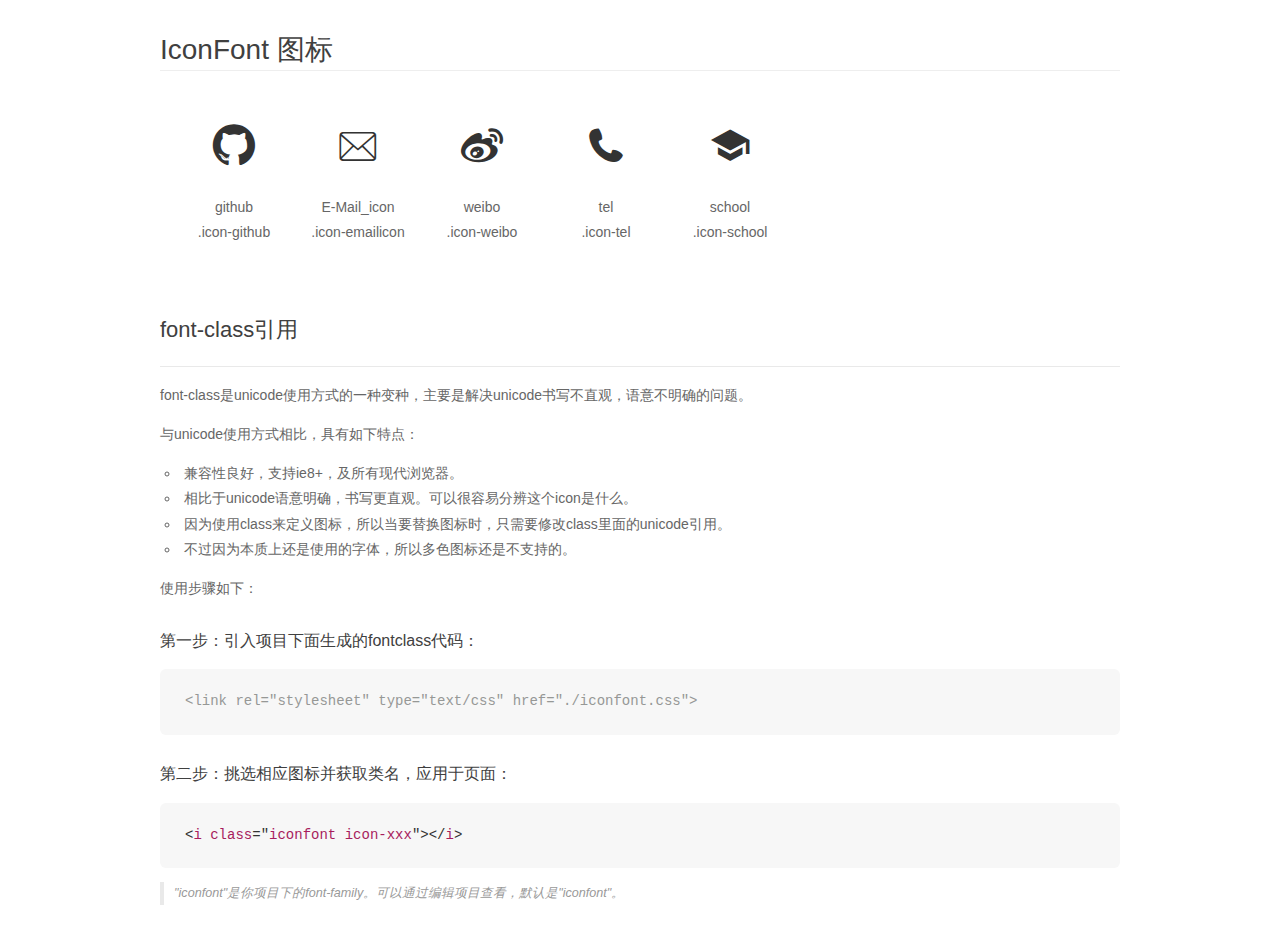
<file: demo/css/footer/demo_fontclass.html>
<!DOCTYPE html>
<html>
<head>
    <meta charset="utf-8"/>
    <title>IconFont</title>
    <link rel="stylesheet" href="demo.css">
    <link rel="stylesheet" href="iconfont.css">
</head>
<body>
    <div class="main markdown">
        <h1>IconFont 图标</h1>
        <ul class="icon_lists clear">
            
                <li>
                <i class="icon iconfont icon-github"></i>
                    <div class="name">github</div>
                    <div class="fontclass">.icon-github</div>
                </li>
            
                <li>
                <i class="icon iconfont icon-emailicon"></i>
                    <div class="name">E-Mail_icon</div>
                    <div class="fontclass">.icon-emailicon</div>
                </li>
            
                <li>
                <i class="icon iconfont icon-weibo"></i>
                    <div class="name">weibo</div>
                    <div class="fontclass">.icon-weibo</div>
                </li>
            
                <li>
                <i class="icon iconfont icon-tel"></i>
                    <div class="name">tel</div>
                    <div class="fontclass">.icon-tel</div>
                </li>
            
                <li>
                <i class="icon iconfont icon-school"></i>
                    <div class="name">school</div>
                    <div class="fontclass">.icon-school</div>
                </li>
            
        </ul>

        <h2 id="font-class-">font-class引用</h2>
        <hr>

        <p>font-class是unicode使用方式的一种变种，主要是解决unicode书写不直观，语意不明确的问题。</p>
        <p>与unicode使用方式相比，具有如下特点：</p>
        <ul>
        <li>兼容性良好，支持ie8+，及所有现代浏览器。</li>
        <li>相比于unicode语意明确，书写更直观。可以很容易分辨这个icon是什么。</li>
        <li>因为使用class来定义图标，所以当要替换图标时，只需要修改class里面的unicode引用。</li>
        <li>不过因为本质上还是使用的字体，所以多色图标还是不支持的。</li>
        </ul>
        <p>使用步骤如下：</p>
        <h3 id="-fontclass-">第一步：引入项目下面生成的fontclass代码：</h3>


        <pre><code class="lang-js hljs javascript"><span class="hljs-comment">&lt;link rel="stylesheet" type="text/css" href="./iconfont.css"&gt;</span></code></pre>
        <h3 id="-">第二步：挑选相应图标并获取类名，应用于页面：</h3>
        <pre><code class="lang-css hljs">&lt;<span class="hljs-selector-tag">i</span> <span class="hljs-selector-tag">class</span>="<span class="hljs-selector-tag">iconfont</span> <span class="hljs-selector-tag">icon-xxx</span>"&gt;&lt;/<span class="hljs-selector-tag">i</span>&gt;</code></pre>
        <blockquote>
        <p>"iconfont"是你项目下的font-family。可以通过编辑项目查看，默认是"iconfont"。</p>
        </blockquote>
    </div>
</body>
</html>
</file>
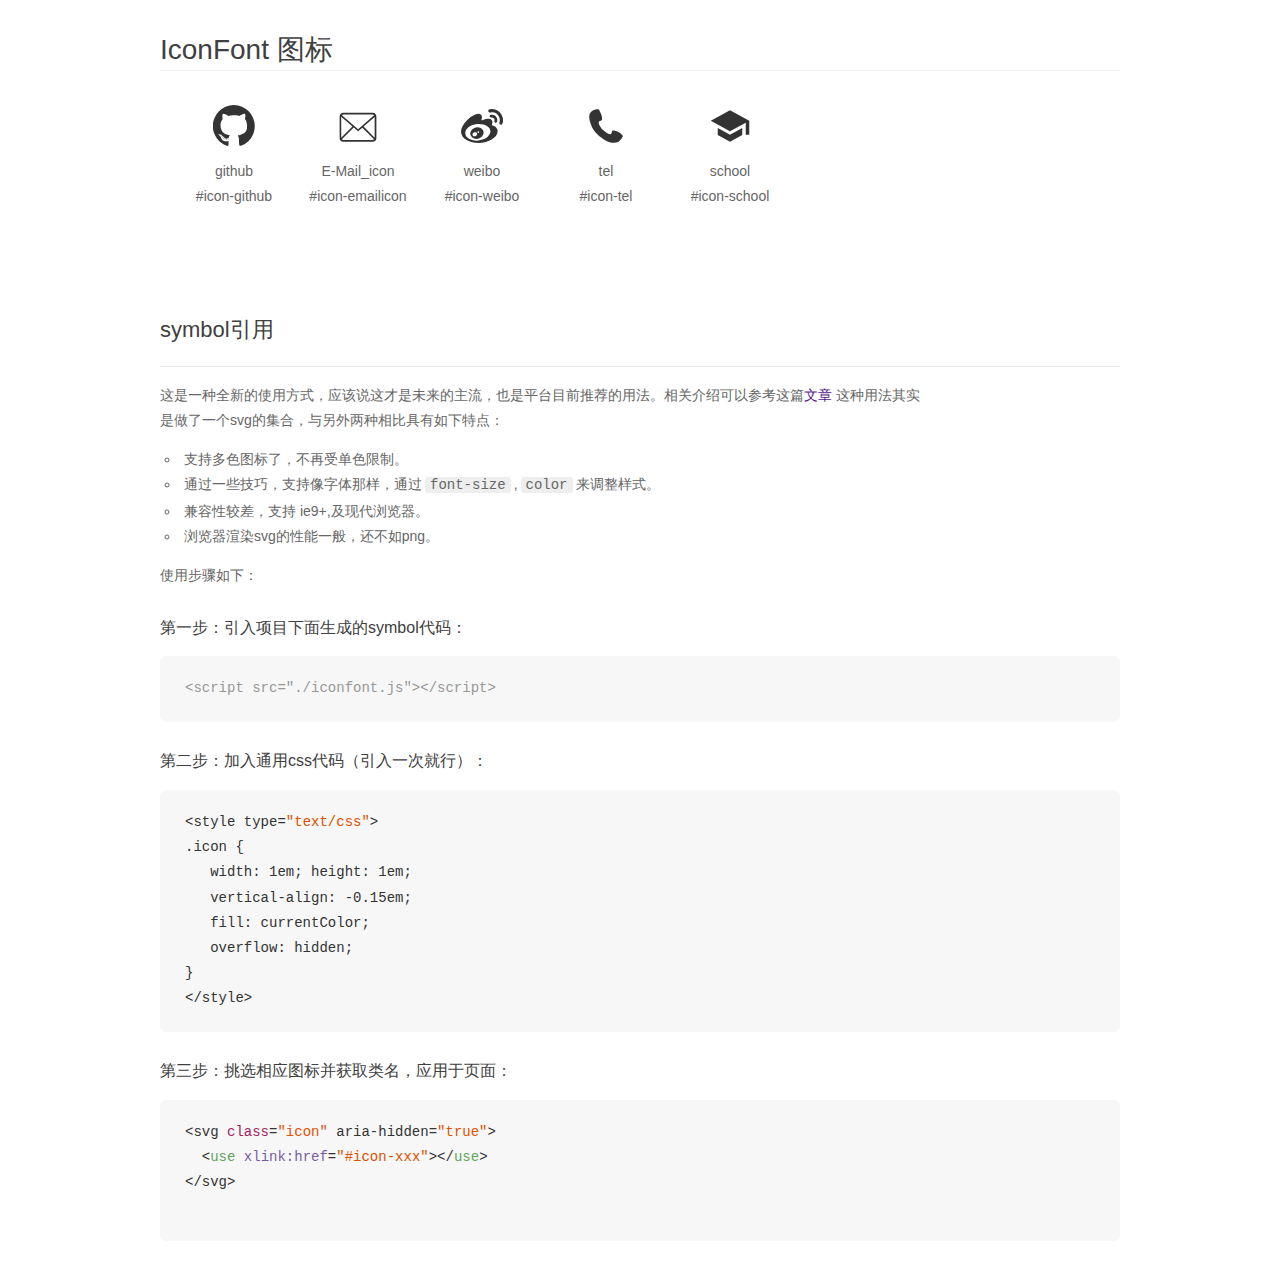
<file: demo/css/footer/demo_symbol.html>
<!DOCTYPE html>
<html>
<head>
    <meta charset="utf-8"/>
    <title>IconFont</title>
    <link rel="stylesheet" href="demo.css">
    <script src="iconfont.js"></script>

    <style type="text/css">
        .icon {
          /* 通过设置 font-size 来改变图标大小 */
          width: 1em; height: 1em;
          /* 图标和文字相邻时，垂直对齐 */
          vertical-align: -0.15em;
          /* 通过设置 color 来改变 SVG 的颜色/fill */
          fill: currentColor;
          /* path 和 stroke 溢出 viewBox 部分在 IE 下会显示
             normalize.css 中也包含这行 */
          overflow: hidden;
        }

    </style>
</head>
<body>
    <div class="main markdown">
        <h1>IconFont 图标</h1>
        <ul class="icon_lists clear">
            
                <li>
                    <svg class="icon" aria-hidden="true">
                        <use xlink:href="#icon-github"></use>
                    </svg>
                    <div class="name">github</div>
                    <div class="fontclass">#icon-github</div>
                </li>
            
                <li>
                    <svg class="icon" aria-hidden="true">
                        <use xlink:href="#icon-emailicon"></use>
                    </svg>
                    <div class="name">E-Mail_icon</div>
                    <div class="fontclass">#icon-emailicon</div>
                </li>
            
                <li>
                    <svg class="icon" aria-hidden="true">
                        <use xlink:href="#icon-weibo"></use>
                    </svg>
                    <div class="name">weibo</div>
                    <div class="fontclass">#icon-weibo</div>
                </li>
            
                <li>
                    <svg class="icon" aria-hidden="true">
                        <use xlink:href="#icon-tel"></use>
                    </svg>
                    <div class="name">tel</div>
                    <div class="fontclass">#icon-tel</div>
                </li>
            
                <li>
                    <svg class="icon" aria-hidden="true">
                        <use xlink:href="#icon-school"></use>
                    </svg>
                    <div class="name">school</div>
                    <div class="fontclass">#icon-school</div>
                </li>
            
        </ul>


        <h2 id="symbol-">symbol引用</h2>
        <hr>

        <p>这是一种全新的使用方式，应该说这才是未来的主流，也是平台目前推荐的用法。相关介绍可以参考这篇<a href="">文章</a>
        这种用法其实是做了一个svg的集合，与另外两种相比具有如下特点：</p>
        <ul>
          <li>支持多色图标了，不再受单色限制。</li>
          <li>通过一些技巧，支持像字体那样，通过<code>font-size</code>,<code>color</code>来调整样式。</li>
          <li>兼容性较差，支持 ie9+,及现代浏览器。</li>
          <li>浏览器渲染svg的性能一般，还不如png。</li>
        </ul>
        <p>使用步骤如下：</p>
        <h3 id="-symbol-">第一步：引入项目下面生成的symbol代码：</h3>
        <pre><code class="lang-js hljs javascript"><span class="hljs-comment">&lt;script src="./iconfont.js"&gt;&lt;/script&gt;</span></code></pre>
        <h3 id="-css-">第二步：加入通用css代码（引入一次就行）：</h3>
        <pre><code class="lang-js hljs javascript">&lt;style type=<span class="hljs-string">"text/css"</span>&gt;
.icon {
   width: <span class="hljs-number">1</span>em; height: <span class="hljs-number">1</span>em;
   vertical-align: <span class="hljs-number">-0.15</span>em;
   fill: currentColor;
   overflow: hidden;
}
&lt;<span class="hljs-regexp">/style&gt;</span></code></pre>
        <h3 id="-">第三步：挑选相应图标并获取类名，应用于页面：</h3>
        <pre><code class="lang-js hljs javascript">&lt;svg <span class="hljs-class"><span class="hljs-keyword">class</span></span>=<span class="hljs-string">"icon"</span> aria-hidden=<span class="hljs-string">"true"</span>&gt;<span class="xml"><span class="hljs-tag">
  &lt;<span class="hljs-name">use</span> <span class="hljs-attr">xlink:href</span>=<span class="hljs-string">"#icon-xxx"</span>&gt;</span><span class="hljs-tag">&lt;/<span class="hljs-name">use</span>&gt;</span>
</span>&lt;<span class="hljs-regexp">/svg&gt;
        </span></code></pre>
    </div>
</body>
</html>
</file>
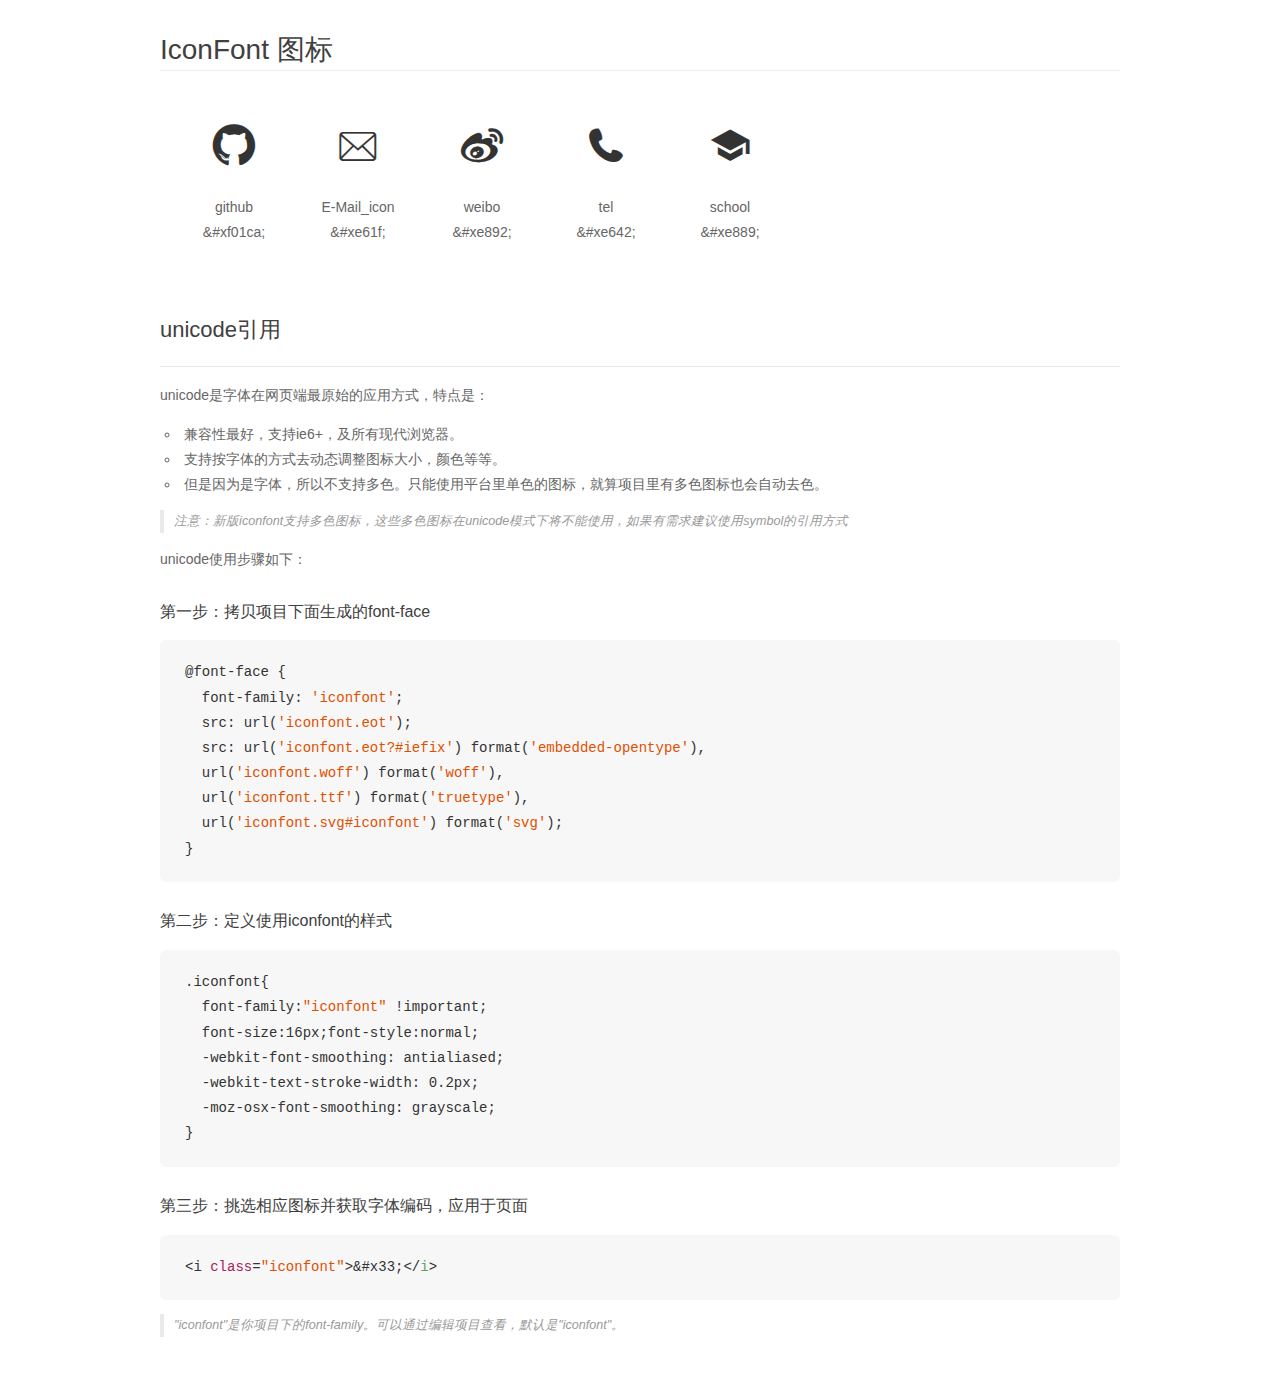
<file: demo/css/footer/demo_unicode.html>
<!DOCTYPE html>
<html>
<head>
    <meta charset="utf-8"/>
    <title>IconFont</title>
    <link rel="stylesheet" href="demo.css">

    <style type="text/css">

        @font-face {font-family: "iconfont";
          src: url('iconfont.eot'); /* IE9*/
          src: url('iconfont.eot#iefix') format('embedded-opentype'), /* IE6-IE8 */
          url('iconfont.woff') format('woff'), /* chrome, firefox */
          url('iconfont.ttf') format('truetype'), /* chrome, firefox, opera, Safari, Android, iOS 4.2+*/
          url('iconfont.svg#iconfont') format('svg'); /* iOS 4.1- */
        }

        .iconfont {
          font-family:"iconfont" !important;
          font-size:16px;
          font-style:normal;
          -webkit-font-smoothing: antialiased;
          -webkit-text-stroke-width: 0.2px;
          -moz-osx-font-smoothing: grayscale;
        }

    </style>
</head>
<body>
    <div class="main markdown">
        <h1>IconFont 图标</h1>
        <ul class="icon_lists clear">
            
                <li>
                <i class="icon iconfont">&#xf01ca;</i>
                    <div class="name">github</div>
                    <div class="code">&amp;#xf01ca;</div>
                </li>
            
                <li>
                <i class="icon iconfont">&#xe61f;</i>
                    <div class="name">E-Mail_icon</div>
                    <div class="code">&amp;#xe61f;</div>
                </li>
            
                <li>
                <i class="icon iconfont">&#xe892;</i>
                    <div class="name">weibo</div>
                    <div class="code">&amp;#xe892;</div>
                </li>
            
                <li>
                <i class="icon iconfont">&#xe642;</i>
                    <div class="name">tel</div>
                    <div class="code">&amp;#xe642;</div>
                </li>
            
                <li>
                <i class="icon iconfont">&#xe889;</i>
                    <div class="name">school</div>
                    <div class="code">&amp;#xe889;</div>
                </li>
            
        </ul>
        <h2 id="unicode-">unicode引用</h2>
        <hr>

        <p>unicode是字体在网页端最原始的应用方式，特点是：</p>
        <ul>
        <li>兼容性最好，支持ie6+，及所有现代浏览器。</li>
        <li>支持按字体的方式去动态调整图标大小，颜色等等。</li>
        <li>但是因为是字体，所以不支持多色。只能使用平台里单色的图标，就算项目里有多色图标也会自动去色。</li>
        </ul>
        <blockquote>
        <p>注意：新版iconfont支持多色图标，这些多色图标在unicode模式下将不能使用，如果有需求建议使用symbol的引用方式</p>
        </blockquote>
        <p>unicode使用步骤如下：</p>
        <h3 id="-font-face">第一步：拷贝项目下面生成的font-face</h3>
        <pre><code class="lang-js hljs javascript">@font-face {
  font-family: <span class="hljs-string">'iconfont'</span>;
  src: url(<span class="hljs-string">'iconfont.eot'</span>);
  src: url(<span class="hljs-string">'iconfont.eot?#iefix'</span>) format(<span class="hljs-string">'embedded-opentype'</span>),
  url(<span class="hljs-string">'iconfont.woff'</span>) format(<span class="hljs-string">'woff'</span>),
  url(<span class="hljs-string">'iconfont.ttf'</span>) format(<span class="hljs-string">'truetype'</span>),
  url(<span class="hljs-string">'iconfont.svg#iconfont'</span>) format(<span class="hljs-string">'svg'</span>);
}
</code></pre>
        <h3 id="-iconfont-">第二步：定义使用iconfont的样式</h3>
        <pre><code class="lang-js hljs javascript">.iconfont{
  font-family:<span class="hljs-string">"iconfont"</span> !important;
  font-size:<span class="hljs-number">16</span>px;font-style:normal;
  -webkit-font-smoothing: antialiased;
  -webkit-text-stroke-width: <span class="hljs-number">0.2</span>px;
  -moz-osx-font-smoothing: grayscale;
}
</code></pre>
        <h3 id="-">第三步：挑选相应图标并获取字体编码，应用于页面</h3>
        <pre><code class="lang-js hljs javascript">&lt;i <span class="hljs-class"><span class="hljs-keyword">class</span></span>=<span class="hljs-string">"iconfont"</span>&gt;&amp;#x33;<span class="xml"><span class="hljs-tag">&lt;/<span class="hljs-name">i</span>&gt;</span></span></code></pre>

        <blockquote>
        <p>"iconfont"是你项目下的font-family。可以通过编辑项目查看，默认是"iconfont"。</p>
        </blockquote>
    </div>


</body>
</html>
</file>
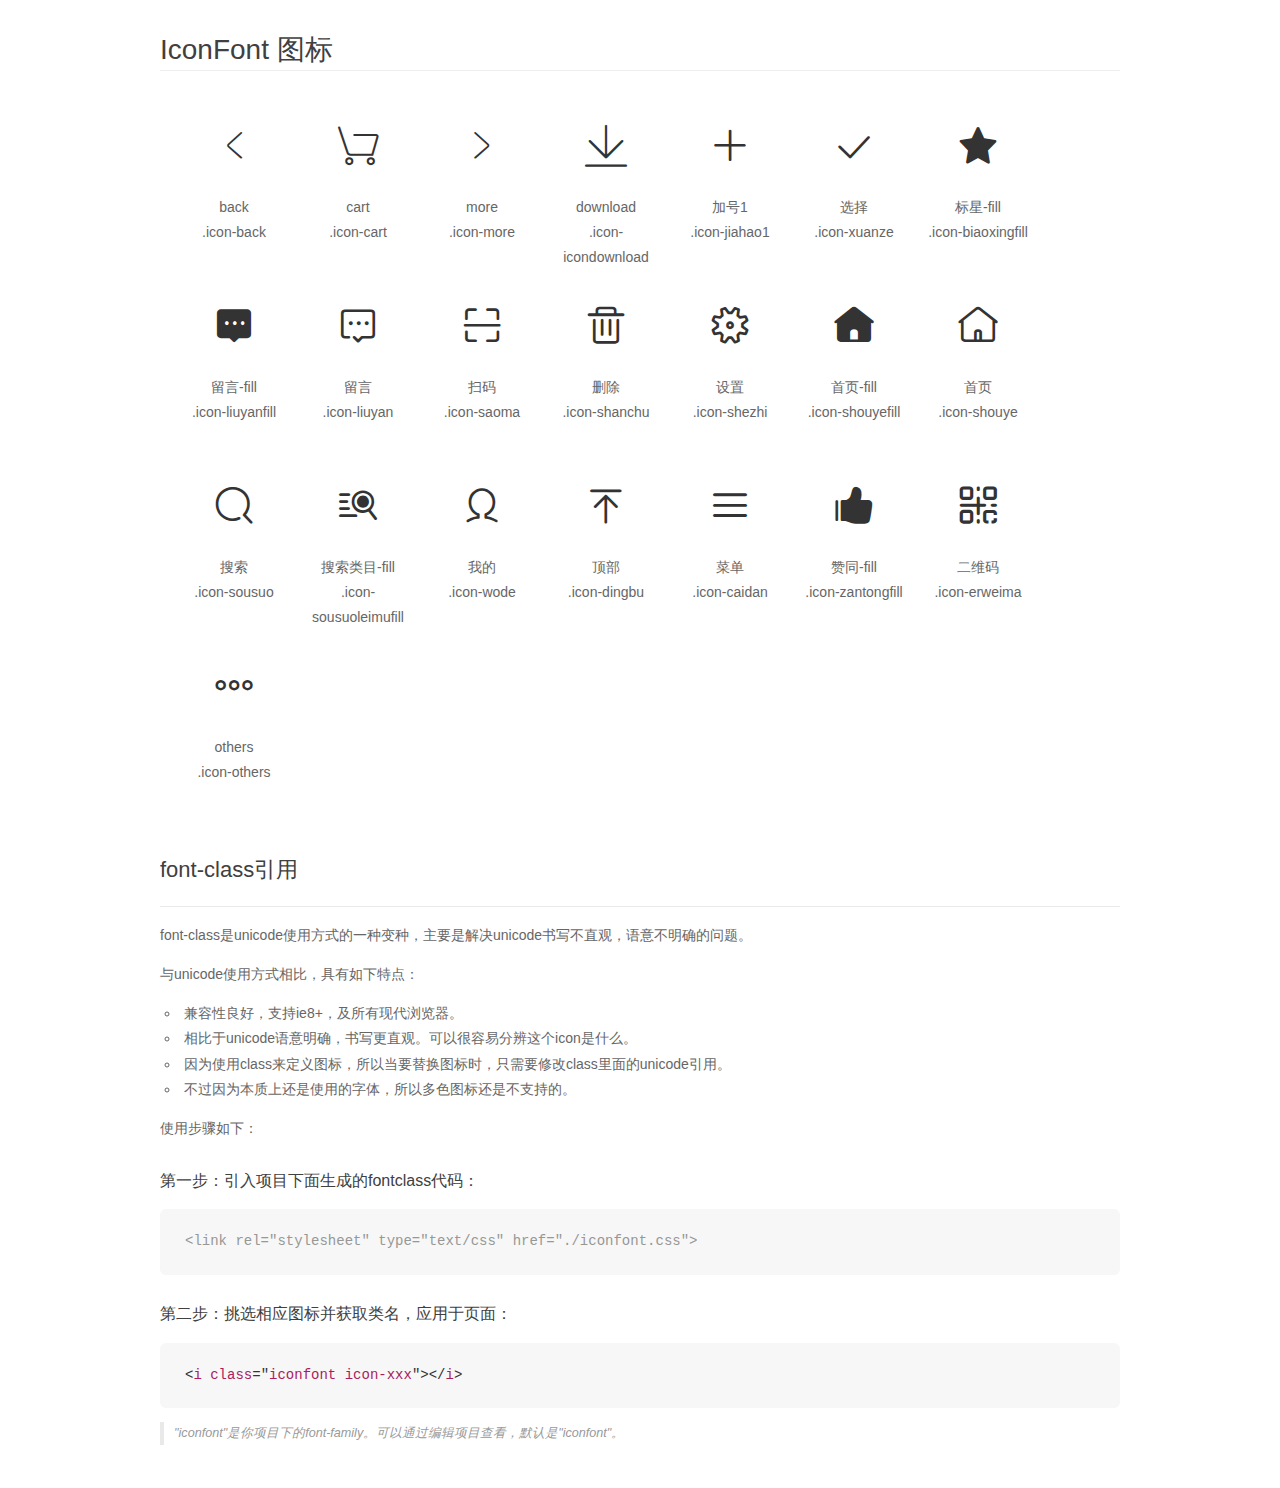
<file: demo/css/iconfont/demo_fontclass.html>
<!DOCTYPE html>
<html>
<head>
    <meta charset="utf-8"/>
    <title>IconFont</title>
    <link rel="stylesheet" href="demo.css">
    <link rel="stylesheet" href="iconfont.css">
</head>
<body>
    <div class="main markdown">
        <h1>IconFont 图标</h1>
        <ul class="icon_lists clear">
            
                <li>
                <i class="icon iconfont icon-back"></i>
                    <div class="name">back</div>
                    <div class="fontclass">.icon-back</div>
                </li>
            
                <li>
                <i class="icon iconfont icon-cart"></i>
                    <div class="name">cart</div>
                    <div class="fontclass">.icon-cart</div>
                </li>
            
                <li>
                <i class="icon iconfont icon-more"></i>
                    <div class="name">more</div>
                    <div class="fontclass">.icon-more</div>
                </li>
            
                <li>
                <i class="icon iconfont icon-icondownload"></i>
                    <div class="name">download</div>
                    <div class="fontclass">.icon-icondownload</div>
                </li>
            
                <li>
                <i class="icon iconfont icon-jiahao1"></i>
                    <div class="name">加号1</div>
                    <div class="fontclass">.icon-jiahao1</div>
                </li>
            
                <li>
                <i class="icon iconfont icon-xuanze"></i>
                    <div class="name">选择</div>
                    <div class="fontclass">.icon-xuanze</div>
                </li>
            
                <li>
                <i class="icon iconfont icon-biaoxingfill"></i>
                    <div class="name">标星-fill</div>
                    <div class="fontclass">.icon-biaoxingfill</div>
                </li>
            
                <li>
                <i class="icon iconfont icon-liuyanfill"></i>
                    <div class="name">留言-fill</div>
                    <div class="fontclass">.icon-liuyanfill</div>
                </li>
            
                <li>
                <i class="icon iconfont icon-liuyan"></i>
                    <div class="name">留言</div>
                    <div class="fontclass">.icon-liuyan</div>
                </li>
            
                <li>
                <i class="icon iconfont icon-saoma"></i>
                    <div class="name">扫码</div>
                    <div class="fontclass">.icon-saoma</div>
                </li>
            
                <li>
                <i class="icon iconfont icon-shanchu"></i>
                    <div class="name">删除</div>
                    <div class="fontclass">.icon-shanchu</div>
                </li>
            
                <li>
                <i class="icon iconfont icon-shezhi"></i>
                    <div class="name">设置</div>
                    <div class="fontclass">.icon-shezhi</div>
                </li>
            
                <li>
                <i class="icon iconfont icon-shouyefill"></i>
                    <div class="name">首页-fill</div>
                    <div class="fontclass">.icon-shouyefill</div>
                </li>
            
                <li>
                <i class="icon iconfont icon-shouye"></i>
                    <div class="name">首页</div>
                    <div class="fontclass">.icon-shouye</div>
                </li>
            
                <li>
                <i class="icon iconfont icon-sousuo"></i>
                    <div class="name">搜索</div>
                    <div class="fontclass">.icon-sousuo</div>
                </li>
            
                <li>
                <i class="icon iconfont icon-sousuoleimufill"></i>
                    <div class="name">搜索类目-fill</div>
                    <div class="fontclass">.icon-sousuoleimufill</div>
                </li>
            
                <li>
                <i class="icon iconfont icon-wode"></i>
                    <div class="name">我的</div>
                    <div class="fontclass">.icon-wode</div>
                </li>
            
                <li>
                <i class="icon iconfont icon-dingbu"></i>
                    <div class="name">顶部</div>
                    <div class="fontclass">.icon-dingbu</div>
                </li>
            
                <li>
                <i class="icon iconfont icon-caidan"></i>
                    <div class="name">菜单</div>
                    <div class="fontclass">.icon-caidan</div>
                </li>
            
                <li>
                <i class="icon iconfont icon-zantongfill"></i>
                    <div class="name">赞同-fill</div>
                    <div class="fontclass">.icon-zantongfill</div>
                </li>
            
                <li>
                <i class="icon iconfont icon-erweima"></i>
                    <div class="name">二维码</div>
                    <div class="fontclass">.icon-erweima</div>
                </li>
            
                <li>
                <i class="icon iconfont icon-others"></i>
                    <div class="name">others</div>
                    <div class="fontclass">.icon-others</div>
                </li>
            
        </ul>

        <h2 id="font-class-">font-class引用</h2>
        <hr>

        <p>font-class是unicode使用方式的一种变种，主要是解决unicode书写不直观，语意不明确的问题。</p>
        <p>与unicode使用方式相比，具有如下特点：</p>
        <ul>
        <li>兼容性良好，支持ie8+，及所有现代浏览器。</li>
        <li>相比于unicode语意明确，书写更直观。可以很容易分辨这个icon是什么。</li>
        <li>因为使用class来定义图标，所以当要替换图标时，只需要修改class里面的unicode引用。</li>
        <li>不过因为本质上还是使用的字体，所以多色图标还是不支持的。</li>
        </ul>
        <p>使用步骤如下：</p>
        <h3 id="-fontclass-">第一步：引入项目下面生成的fontclass代码：</h3>


        <pre><code class="lang-js hljs javascript"><span class="hljs-comment">&lt;link rel="stylesheet" type="text/css" href="./iconfont.css"&gt;</span></code></pre>
        <h3 id="-">第二步：挑选相应图标并获取类名，应用于页面：</h3>
        <pre><code class="lang-css hljs">&lt;<span class="hljs-selector-tag">i</span> <span class="hljs-selector-tag">class</span>="<span class="hljs-selector-tag">iconfont</span> <span class="hljs-selector-tag">icon-xxx</span>"&gt;&lt;/<span class="hljs-selector-tag">i</span>&gt;</code></pre>
        <blockquote>
        <p>"iconfont"是你项目下的font-family。可以通过编辑项目查看，默认是"iconfont"。</p>
        </blockquote>
    </div>
</body>
</html>
</file>
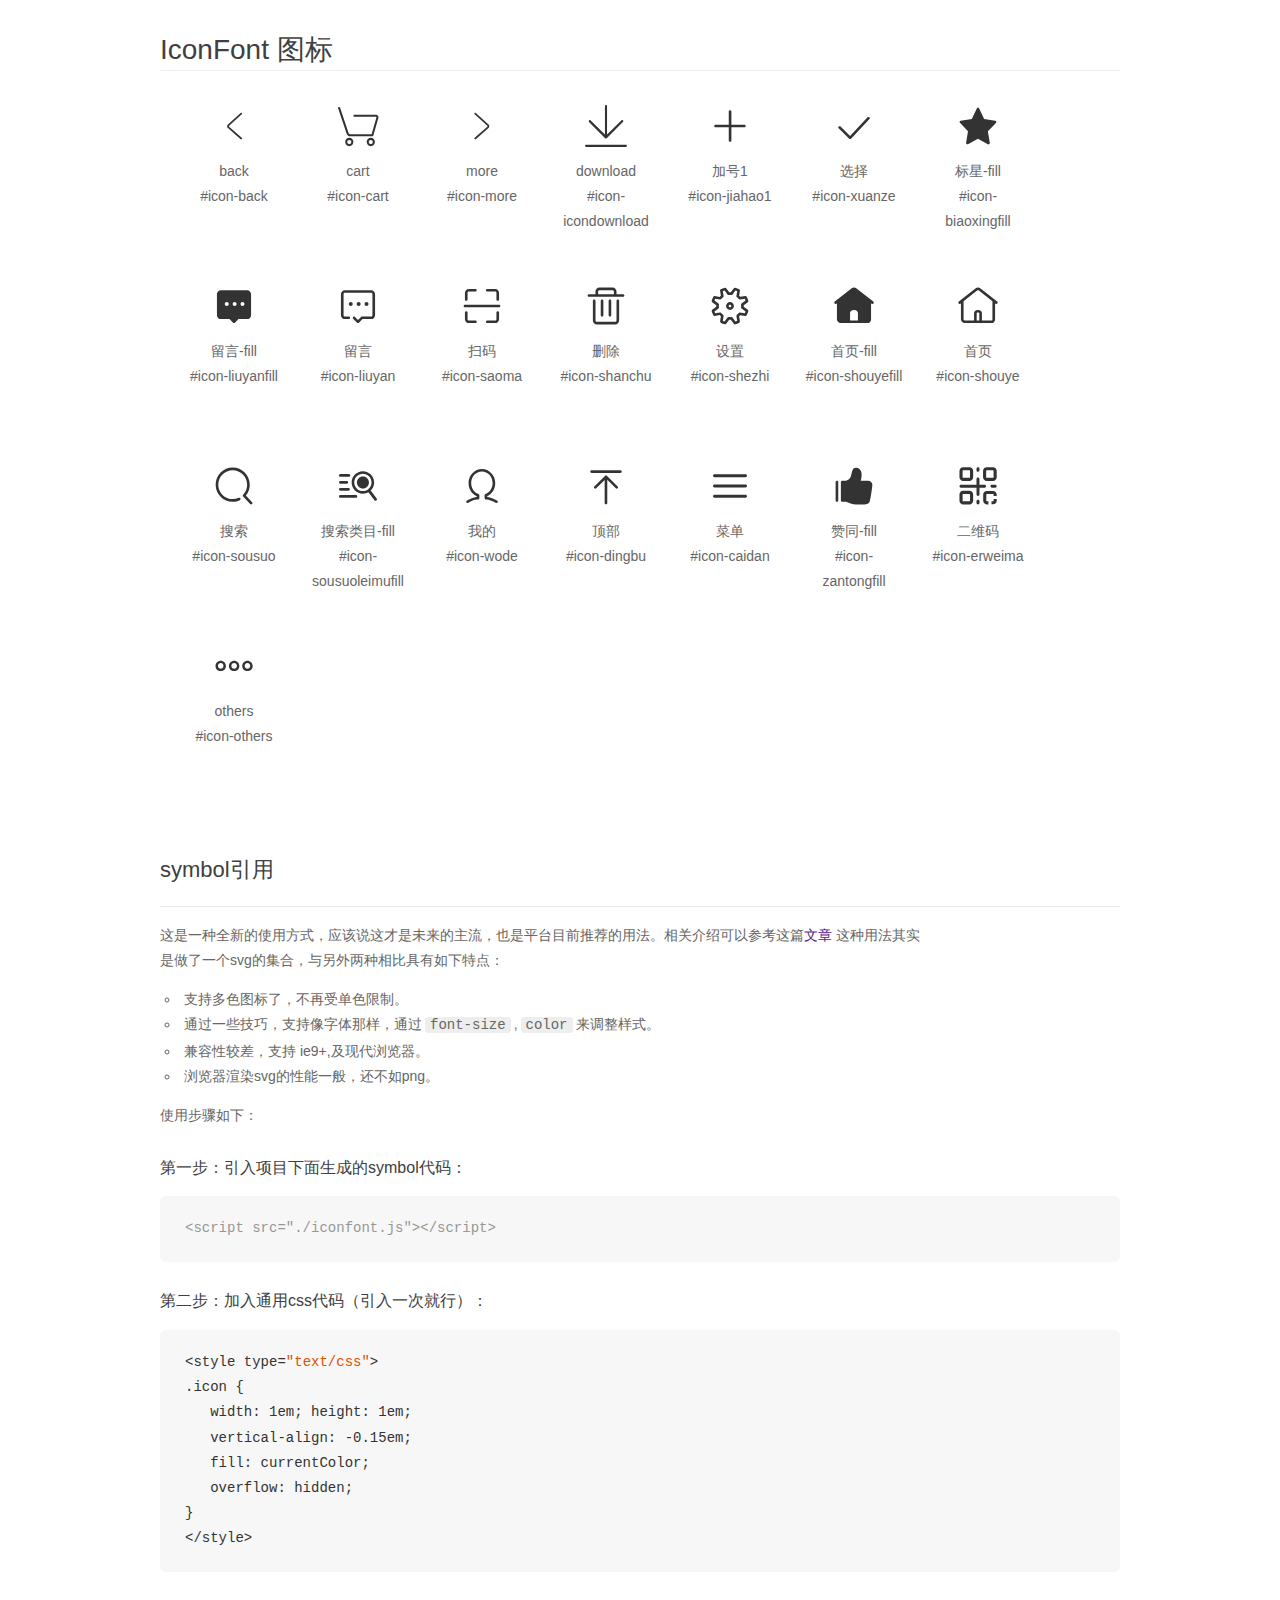
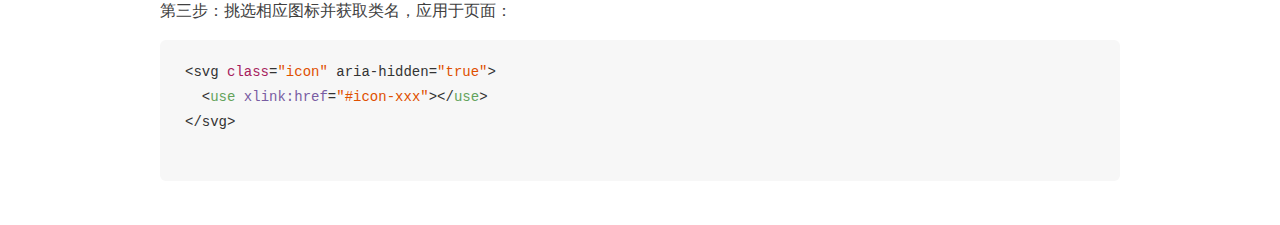
<file: demo/css/iconfont/demo_symbol.html>
<!DOCTYPE html>
<html>
<head>
    <meta charset="utf-8"/>
    <title>IconFont</title>
    <link rel="stylesheet" href="demo.css">
    <script src="iconfont.js"></script>

    <style type="text/css">
        .icon {
          /* 通过设置 font-size 来改变图标大小 */
          width: 1em; height: 1em;
          /* 图标和文字相邻时，垂直对齐 */
          vertical-align: -0.15em;
          /* 通过设置 color 来改变 SVG 的颜色/fill */
          fill: currentColor;
          /* path 和 stroke 溢出 viewBox 部分在 IE 下会显示
             normalize.css 中也包含这行 */
          overflow: hidden;
        }

    </style>
</head>
<body>
    <div class="main markdown">
        <h1>IconFont 图标</h1>
        <ul class="icon_lists clear">
            
                <li>
                    <svg class="icon" aria-hidden="true">
                        <use xlink:href="#icon-back"></use>
                    </svg>
                    <div class="name">back</div>
                    <div class="fontclass">#icon-back</div>
                </li>
            
                <li>
                    <svg class="icon" aria-hidden="true">
                        <use xlink:href="#icon-cart"></use>
                    </svg>
                    <div class="name">cart</div>
                    <div class="fontclass">#icon-cart</div>
                </li>
            
                <li>
                    <svg class="icon" aria-hidden="true">
                        <use xlink:href="#icon-more"></use>
                    </svg>
                    <div class="name">more</div>
                    <div class="fontclass">#icon-more</div>
                </li>
            
                <li>
                    <svg class="icon" aria-hidden="true">
                        <use xlink:href="#icon-icondownload"></use>
                    </svg>
                    <div class="name">download</div>
                    <div class="fontclass">#icon-icondownload</div>
                </li>
            
                <li>
                    <svg class="icon" aria-hidden="true">
                        <use xlink:href="#icon-jiahao1"></use>
                    </svg>
                    <div class="name">加号1</div>
                    <div class="fontclass">#icon-jiahao1</div>
                </li>
            
                <li>
                    <svg class="icon" aria-hidden="true">
                        <use xlink:href="#icon-xuanze"></use>
                    </svg>
                    <div class="name">选择</div>
                    <div class="fontclass">#icon-xuanze</div>
                </li>
            
                <li>
                    <svg class="icon" aria-hidden="true">
                        <use xlink:href="#icon-biaoxingfill"></use>
                    </svg>
                    <div class="name">标星-fill</div>
                    <div class="fontclass">#icon-biaoxingfill</div>
                </li>
            
                <li>
                    <svg class="icon" aria-hidden="true">
                        <use xlink:href="#icon-liuyanfill"></use>
                    </svg>
                    <div class="name">留言-fill</div>
                    <div class="fontclass">#icon-liuyanfill</div>
                </li>
            
                <li>
                    <svg class="icon" aria-hidden="true">
                        <use xlink:href="#icon-liuyan"></use>
                    </svg>
                    <div class="name">留言</div>
                    <div class="fontclass">#icon-liuyan</div>
                </li>
            
                <li>
                    <svg class="icon" aria-hidden="true">
                        <use xlink:href="#icon-saoma"></use>
                    </svg>
                    <div class="name">扫码</div>
                    <div class="fontclass">#icon-saoma</div>
                </li>
            
                <li>
                    <svg class="icon" aria-hidden="true">
                        <use xlink:href="#icon-shanchu"></use>
                    </svg>
                    <div class="name">删除</div>
                    <div class="fontclass">#icon-shanchu</div>
                </li>
            
                <li>
                    <svg class="icon" aria-hidden="true">
                        <use xlink:href="#icon-shezhi"></use>
                    </svg>
                    <div class="name">设置</div>
                    <div class="fontclass">#icon-shezhi</div>
                </li>
            
                <li>
                    <svg class="icon" aria-hidden="true">
                        <use xlink:href="#icon-shouyefill"></use>
                    </svg>
                    <div class="name">首页-fill</div>
                    <div class="fontclass">#icon-shouyefill</div>
                </li>
            
                <li>
                    <svg class="icon" aria-hidden="true">
                        <use xlink:href="#icon-shouye"></use>
                    </svg>
                    <div class="name">首页</div>
                    <div class="fontclass">#icon-shouye</div>
                </li>
            
                <li>
                    <svg class="icon" aria-hidden="true">
                        <use xlink:href="#icon-sousuo"></use>
                    </svg>
                    <div class="name">搜索</div>
                    <div class="fontclass">#icon-sousuo</div>
                </li>
            
                <li>
                    <svg class="icon" aria-hidden="true">
                        <use xlink:href="#icon-sousuoleimufill"></use>
                    </svg>
                    <div class="name">搜索类目-fill</div>
                    <div class="fontclass">#icon-sousuoleimufill</div>
                </li>
            
                <li>
                    <svg class="icon" aria-hidden="true">
                        <use xlink:href="#icon-wode"></use>
                    </svg>
                    <div class="name">我的</div>
                    <div class="fontclass">#icon-wode</div>
                </li>
            
                <li>
                    <svg class="icon" aria-hidden="true">
                        <use xlink:href="#icon-dingbu"></use>
                    </svg>
                    <div class="name">顶部</div>
                    <div class="fontclass">#icon-dingbu</div>
                </li>
            
                <li>
                    <svg class="icon" aria-hidden="true">
                        <use xlink:href="#icon-caidan"></use>
                    </svg>
                    <div class="name">菜单</div>
                    <div class="fontclass">#icon-caidan</div>
                </li>
            
                <li>
                    <svg class="icon" aria-hidden="true">
                        <use xlink:href="#icon-zantongfill"></use>
                    </svg>
                    <div class="name">赞同-fill</div>
                    <div class="fontclass">#icon-zantongfill</div>
                </li>
            
                <li>
                    <svg class="icon" aria-hidden="true">
                        <use xlink:href="#icon-erweima"></use>
                    </svg>
                    <div class="name">二维码</div>
                    <div class="fontclass">#icon-erweima</div>
                </li>
            
                <li>
                    <svg class="icon" aria-hidden="true">
                        <use xlink:href="#icon-others"></use>
                    </svg>
                    <div class="name">others</div>
                    <div class="fontclass">#icon-others</div>
                </li>
            
        </ul>


        <h2 id="symbol-">symbol引用</h2>
        <hr>

        <p>这是一种全新的使用方式，应该说这才是未来的主流，也是平台目前推荐的用法。相关介绍可以参考这篇<a href="">文章</a>
        这种用法其实是做了一个svg的集合，与另外两种相比具有如下特点：</p>
        <ul>
          <li>支持多色图标了，不再受单色限制。</li>
          <li>通过一些技巧，支持像字体那样，通过<code>font-size</code>,<code>color</code>来调整样式。</li>
          <li>兼容性较差，支持 ie9+,及现代浏览器。</li>
          <li>浏览器渲染svg的性能一般，还不如png。</li>
        </ul>
        <p>使用步骤如下：</p>
        <h3 id="-symbol-">第一步：引入项目下面生成的symbol代码：</h3>
        <pre><code class="lang-js hljs javascript"><span class="hljs-comment">&lt;script src="./iconfont.js"&gt;&lt;/script&gt;</span></code></pre>
        <h3 id="-css-">第二步：加入通用css代码（引入一次就行）：</h3>
        <pre><code class="lang-js hljs javascript">&lt;style type=<span class="hljs-string">"text/css"</span>&gt;
.icon {
   width: <span class="hljs-number">1</span>em; height: <span class="hljs-number">1</span>em;
   vertical-align: <span class="hljs-number">-0.15</span>em;
   fill: currentColor;
   overflow: hidden;
}
&lt;<span class="hljs-regexp">/style&gt;</span></code></pre>
        <h3 id="-">第三步：挑选相应图标并获取类名，应用于页面：</h3>
        <pre><code class="lang-js hljs javascript">&lt;svg <span class="hljs-class"><span class="hljs-keyword">class</span></span>=<span class="hljs-string">"icon"</span> aria-hidden=<span class="hljs-string">"true"</span>&gt;<span class="xml"><span class="hljs-tag">
  &lt;<span class="hljs-name">use</span> <span class="hljs-attr">xlink:href</span>=<span class="hljs-string">"#icon-xxx"</span>&gt;</span><span class="hljs-tag">&lt;/<span class="hljs-name">use</span>&gt;</span>
</span>&lt;<span class="hljs-regexp">/svg&gt;
        </span></code></pre>
    </div>
</body>
</html>
</file>
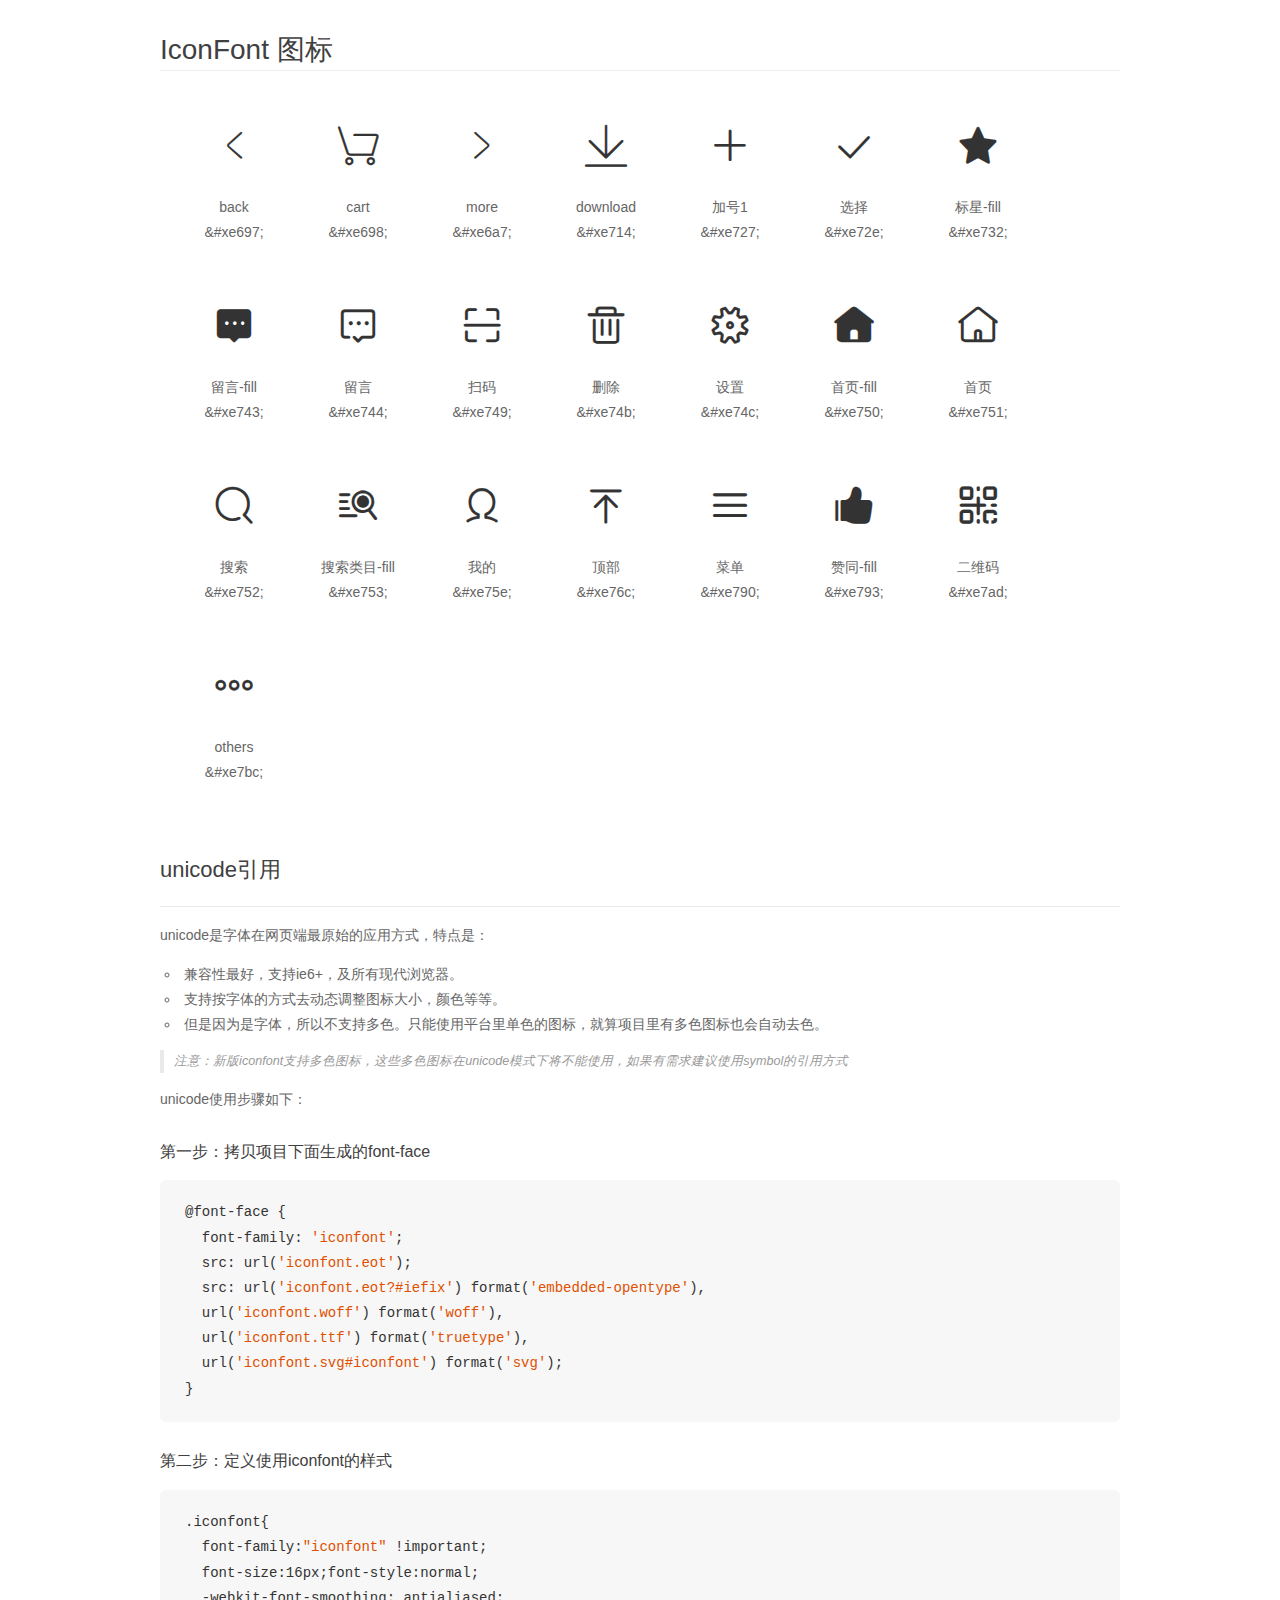
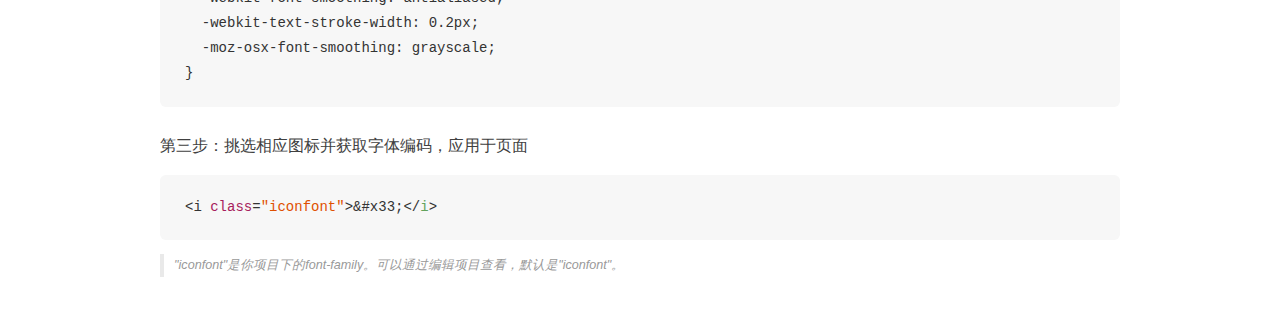
<file: demo/css/iconfont/demo_unicode.html>
<!DOCTYPE html>
<html>
<head>
    <meta charset="utf-8"/>
    <title>IconFont</title>
    <link rel="stylesheet" href="demo.css">

    <style type="text/css">

        @font-face {font-family: "iconfont";
          src: url('iconfont.eot'); /* IE9*/
          src: url('iconfont.eot#iefix') format('embedded-opentype'), /* IE6-IE8 */
          url('iconfont.woff') format('woff'), /* chrome, firefox */
          url('iconfont.ttf') format('truetype'), /* chrome, firefox, opera, Safari, Android, iOS 4.2+*/
          url('iconfont.svg#iconfont') format('svg'); /* iOS 4.1- */
        }

        .iconfont {
          font-family:"iconfont" !important;
          font-size:16px;
          font-style:normal;
          -webkit-font-smoothing: antialiased;
          -webkit-text-stroke-width: 0.2px;
          -moz-osx-font-smoothing: grayscale;
        }

    </style>
</head>
<body>
    <div class="main markdown">
        <h1>IconFont 图标</h1>
        <ul class="icon_lists clear">
            
                <li>
                <i class="icon iconfont">&#xe697;</i>
                    <div class="name">back</div>
                    <div class="code">&amp;#xe697;</div>
                </li>
            
                <li>
                <i class="icon iconfont">&#xe698;</i>
                    <div class="name">cart</div>
                    <div class="code">&amp;#xe698;</div>
                </li>
            
                <li>
                <i class="icon iconfont">&#xe6a7;</i>
                    <div class="name">more</div>
                    <div class="code">&amp;#xe6a7;</div>
                </li>
            
                <li>
                <i class="icon iconfont">&#xe714;</i>
                    <div class="name">download</div>
                    <div class="code">&amp;#xe714;</div>
                </li>
            
                <li>
                <i class="icon iconfont">&#xe727;</i>
                    <div class="name">加号1</div>
                    <div class="code">&amp;#xe727;</div>
                </li>
            
                <li>
                <i class="icon iconfont">&#xe72e;</i>
                    <div class="name">选择</div>
                    <div class="code">&amp;#xe72e;</div>
                </li>
            
                <li>
                <i class="icon iconfont">&#xe732;</i>
                    <div class="name">标星-fill</div>
                    <div class="code">&amp;#xe732;</div>
                </li>
            
                <li>
                <i class="icon iconfont">&#xe743;</i>
                    <div class="name">留言-fill</div>
                    <div class="code">&amp;#xe743;</div>
                </li>
            
                <li>
                <i class="icon iconfont">&#xe744;</i>
                    <div class="name">留言</div>
                    <div class="code">&amp;#xe744;</div>
                </li>
            
                <li>
                <i class="icon iconfont">&#xe749;</i>
                    <div class="name">扫码</div>
                    <div class="code">&amp;#xe749;</div>
                </li>
            
                <li>
                <i class="icon iconfont">&#xe74b;</i>
                    <div class="name">删除</div>
                    <div class="code">&amp;#xe74b;</div>
                </li>
            
                <li>
                <i class="icon iconfont">&#xe74c;</i>
                    <div class="name">设置</div>
                    <div class="code">&amp;#xe74c;</div>
                </li>
            
                <li>
                <i class="icon iconfont">&#xe750;</i>
                    <div class="name">首页-fill</div>
                    <div class="code">&amp;#xe750;</div>
                </li>
            
                <li>
                <i class="icon iconfont">&#xe751;</i>
                    <div class="name">首页</div>
                    <div class="code">&amp;#xe751;</div>
                </li>
            
                <li>
                <i class="icon iconfont">&#xe752;</i>
                    <div class="name">搜索</div>
                    <div class="code">&amp;#xe752;</div>
                </li>
            
                <li>
                <i class="icon iconfont">&#xe753;</i>
                    <div class="name">搜索类目-fill</div>
                    <div class="code">&amp;#xe753;</div>
                </li>
            
                <li>
                <i class="icon iconfont">&#xe75e;</i>
                    <div class="name">我的</div>
                    <div class="code">&amp;#xe75e;</div>
                </li>
            
                <li>
                <i class="icon iconfont">&#xe76c;</i>
                    <div class="name">顶部</div>
                    <div class="code">&amp;#xe76c;</div>
                </li>
            
                <li>
                <i class="icon iconfont">&#xe790;</i>
                    <div class="name">菜单</div>
                    <div class="code">&amp;#xe790;</div>
                </li>
            
                <li>
                <i class="icon iconfont">&#xe793;</i>
                    <div class="name">赞同-fill</div>
                    <div class="code">&amp;#xe793;</div>
                </li>
            
                <li>
                <i class="icon iconfont">&#xe7ad;</i>
                    <div class="name">二维码</div>
                    <div class="code">&amp;#xe7ad;</div>
                </li>
            
                <li>
                <i class="icon iconfont">&#xe7bc;</i>
                    <div class="name">others</div>
                    <div class="code">&amp;#xe7bc;</div>
                </li>
            
        </ul>
        <h2 id="unicode-">unicode引用</h2>
        <hr>

        <p>unicode是字体在网页端最原始的应用方式，特点是：</p>
        <ul>
        <li>兼容性最好，支持ie6+，及所有现代浏览器。</li>
        <li>支持按字体的方式去动态调整图标大小，颜色等等。</li>
        <li>但是因为是字体，所以不支持多色。只能使用平台里单色的图标，就算项目里有多色图标也会自动去色。</li>
        </ul>
        <blockquote>
        <p>注意：新版iconfont支持多色图标，这些多色图标在unicode模式下将不能使用，如果有需求建议使用symbol的引用方式</p>
        </blockquote>
        <p>unicode使用步骤如下：</p>
        <h3 id="-font-face">第一步：拷贝项目下面生成的font-face</h3>
        <pre><code class="lang-js hljs javascript">@font-face {
  font-family: <span class="hljs-string">'iconfont'</span>;
  src: url(<span class="hljs-string">'iconfont.eot'</span>);
  src: url(<span class="hljs-string">'iconfont.eot?#iefix'</span>) format(<span class="hljs-string">'embedded-opentype'</span>),
  url(<span class="hljs-string">'iconfont.woff'</span>) format(<span class="hljs-string">'woff'</span>),
  url(<span class="hljs-string">'iconfont.ttf'</span>) format(<span class="hljs-string">'truetype'</span>),
  url(<span class="hljs-string">'iconfont.svg#iconfont'</span>) format(<span class="hljs-string">'svg'</span>);
}
</code></pre>
        <h3 id="-iconfont-">第二步：定义使用iconfont的样式</h3>
        <pre><code class="lang-js hljs javascript">.iconfont{
  font-family:<span class="hljs-string">"iconfont"</span> !important;
  font-size:<span class="hljs-number">16</span>px;font-style:normal;
  -webkit-font-smoothing: antialiased;
  -webkit-text-stroke-width: <span class="hljs-number">0.2</span>px;
  -moz-osx-font-smoothing: grayscale;
}
</code></pre>
        <h3 id="-">第三步：挑选相应图标并获取字体编码，应用于页面</h3>
        <pre><code class="lang-js hljs javascript">&lt;i <span class="hljs-class"><span class="hljs-keyword">class</span></span>=<span class="hljs-string">"iconfont"</span>&gt;&amp;#x33;<span class="xml"><span class="hljs-tag">&lt;/<span class="hljs-name">i</span>&gt;</span></span></code></pre>

        <blockquote>
        <p>"iconfont"是你项目下的font-family。可以通过编辑项目查看，默认是"iconfont"。</p>
        </blockquote>
    </div>


</body>
</html>
</file>
<file: demo/css/global.css>
/* header */

.header{
    width: 100%;
    height: 422px;
    margin: 0 auto;
    background: url(../img/headerback.jpg) no-repeat center center; 
/*    border: 1px solid #333;*/
}

.header-nav{
    position: relative;
    width: 100%;
    height: 90px;
    padding: 8px 0;
/*    border: 1px solid #333;*/
}

.navfixed{
    position: fixed;
    height: 50px;
    background-color: rgba(205, 205, 205, 0.5);
    z-index: 1000;
}

.nav-line{
    display: inline-block;
    position: absolute;
}

.nav-logo{
    left: 50px;
    top: 10px;
    height: 50px;
    line-height: 50px;
    width: 250px;
    font-size: 25px;
    font-family: "mv boli";
}

.nav-content{
    top: 8px;
    right: 150px;
    width: 600px;
    height: 74px;
}

.nav-line-list{
    float: left;
    list-style: none;
    height: 50px;
    line-height: 50px;
    margin: 0 0 12px 70px;
}

.nav-line-list a{
    text-decoration: none;
    height: 50px;
    line-height: 50px;
    font-size: 25px;
    font-family: "mv boli";
    color: #333;
}

.nav-line-list a:hover{
    color: rgba( 10, 20, 30, 0.5);
}

/* footer */

.footer{
    position: relative;
    width: 100%;
    height: 160px;
    background-color: rgba( 200, 200, 200, 0.8);
}

.footer ul{
    position: absolute;
    top: 20px;
    left: 50%;
    width: 800px; 
    margin-left: -300px;
    margin-bottom: 100px;
}

.footer ul li{
    display: inline;
}

.footer ul li a{
    text-decoration: none;
}
.footer ul li a i{
    margin: 0 50px;
    font-size: 30px;
    color: #ffffff;
}

.footer ul li a i:hover{
    color: #333;
}

.footer ul li a i{
    color: #fff;
}

.footer span{
    position: absolute;
    left: 50%;
    top: 80px;
    margin-left: -360px;
}

.footer p{
    display: inline;
    line-height: 20px;
    font-size: 14px;
    font-weight: 800;
    padding: 0 10px;
    border-right: 2px solid #333;
}
</file>
<file: demo/css/styles.css>
*{
    margin: 0;
    padding: 0;
}

/* container */

.container{
    width: 1000px;
    margin: 0 auto;
}

.title{
    width: 1000px;
    height: 150px;
    background-color: #f8f8f8;
    padding: 30px 0;
}

.title h1{
    padding: 30px 0;
    margin: 0 auto;
    width: 500px;
    height: 30px;
    line-height: 30px;
    font-family: "mv boli";
    text-align: center;
    box-shadow: 1px 1px 1px 1px #333 inset;
}

.box{
    position: relative;
    width: 1000px;
    height: 1200px;
    background-attachment: fixed;
    background-position: center center;
    overflow: hidden;
/*    border: 1px solid #333;*/
}

/* box1 */

.box1{
    background-image: url(../img/box1back.jpg); 
}

.box1-imgs{
    width: 1000px;
    height: 618px;
    overflow: hidden;
}

.img-slide{
    position: absolute;
    top: 150px;
    padding-top: 30px;
    display: none;
    width: 1000px;
    height: 618px;
    background-repeat: no-repeat;
}

.box1-active{
    display: block;
}

.slide1{
    background-image: url(../img/scene1.jpg);
}
.slide2{
    background-image: url(../img/scene2.jpg);
}
.slide3{
    background-image: url(../img/scene3.jpg);
}

.icon{
    position: absolute;
    left: 0;
    top: 489px;
    width: 40px;
    height: 80px;
    margin-top: -40px;
    text-decoration: none;
}

.next{
    left: auto;
    right: 0;
}

.icon:hover{
    background-color: #333;
    opacity: 0.8;
}

.icon i{
    font-size: 40px;
    line-height: 80px;
    color: white;
}

/* box2 */

.box2{
    background-image: url(../img/box2back.jpg);
    
}

.box2-imgs{
    position: absolute;
    top: 150px;
 /*   padding-top: 108px;*/
    width: 1000px;
    height: 666px;
    background-color: #f8f8f8;
}

.box2-img{
    position: absolute;
    width: 300px;
    height: 450px;
    transition: all 0.6s;
}

.box2-img:hover{
    box-shadow: 3px 3px 3px 3px #333;
}

.box2-img1{
    background-image: url(../img/food1.jpg); 
    left: 0;
}

.box2-img2{
    background-image: url(../img/food2.jpg); 
    left: 350px;
}

.box2-img3{
    background-image: url(../img/food3.jpg); 
    right: 0;
}

/* box3 */

.box3{
    background-image: url(../img/box3back.jpg); 
}

.box3-imgs{
    position: absolute;
    top: 150px;
    width: 1000px;
    height: 666px;
    background-color: #f8f8f8;
}

.box3-img{
    position: absolute;
    width: 450px;
    height: 300px;
    overflow: hidden;
}

.box3-img img{
    width: 450px;
    height: 300px;
    transition: all 0.6s ease-in-out;
}

.box3-img img:hover{
    transform: scale(1.1);
}

.box3-img1{
    left: 0;
}

.box3-img2{
    right: 0;
}

.box3-img3{
    left: 0;
    bottom: 33px;
}

.box3-img4{
    right: 0;
    bottom: 33px;
}

/* box4 */

.box4{
    background-image: url(../img/box4back.jpg); 
}

.box4-articles{
    background-color: #f8f8f8;
    width: 1000px;
    height: 660px;
}

.box4-article{
    width: 1000px;
    height: 150px;
    border-bottom: 1px solid rgba(0, 0, 0, 0.1);
}

.box4-article a{
    text-decoration: none;
    color: #333;
}

.box4-article a:hover{
    color: rgba(10, 150, 243, 0.61);
}

.box4-articles h2{
    margin-left: 16px;
    height: 80px;
    line-height: 80px;
    font-family: 'Open Sans';
    font-weight: 800;
    font-size: 30px;
}

.box4-articles p{
    margin-left: 16px;
    height: 50px;
    line-height: 50px;
}
</file>
<file: demo/css/iconfont/iconfont.css>
@font-face {font-family: "iconfont";
  src: url('iconfont.eot?t=1539414039023'); /* IE9*/
  src: url('iconfont.eot?t=1539414039023#iefix') format('embedded-opentype'), /* IE6-IE8 */
  url('[data-uri]') format('woff'),
  url('iconfont.ttf?t=1539414039023') format('truetype'), /* chrome, firefox, opera, Safari, Android, iOS 4.2+*/
  url('iconfont.svg?t=1539414039023#iconfont') format('svg'); /* iOS 4.1- */
}

.iconfont {
  font-family:"iconfont" !important;
  font-size:16px;
  font-style:normal;
  -webkit-font-smoothing: antialiased;
  -moz-osx-font-smoothing: grayscale;
}

.icon-back:before { content: "\e697"; }

.icon-cart:before { content: "\e698"; }

.icon-more:before { content: "\e6a7"; }

.icon-icondownload:before { content: "\e714"; }

.icon-jiahao1:before { content: "\e727"; }

.icon-xuanze:before { content: "\e72e"; }

.icon-biaoxingfill:before { content: "\e732"; }

.icon-liuyanfill:before { content: "\e743"; }

.icon-liuyan:before { content: "\e744"; }

.icon-saoma:before { content: "\e749"; }

.icon-shanchu:before { content: "\e74b"; }

.icon-shezhi:before { content: "\e74c"; }

.icon-shouyefill:before { content: "\e750"; }

.icon-shouye:before { content: "\e751"; }

.icon-sousuo:before { content: "\e752"; }

.icon-sousuoleimufill:before { content: "\e753"; }

.icon-wode:before { content: "\e75e"; }

.icon-dingbu:before { content: "\e76c"; }

.icon-caidan:before { content: "\e790"; }

.icon-zantongfill:before { content: "\e793"; }

.icon-erweima:before { content: "\e7ad"; }

.icon-others:before { content: "\e7bc"; }
</file>
<file: demo/css/content.css>
*{
    margin: 0;
    padding: 0;
    height: 100%;
}

.container{
    position: relative;
    width: 1000px;
    height: 110%;
    margin: 0 auto;
/*    border: 1px solid #333;*/
    background-color: rgba(240, 240, 240, 0.9);
}

.headpic{
    position: absolute;
    top: 50px;
    left: 50px;
    width: 200px;
    height: 200px;
/*    border: 1px solid #333;*/
}

.headpic img{
    border-radius: 50%;
    box-shadow: 2px 2px 12px 3px #333;
}

.information{
    position: absolute;
    top: 300px;
    left: 50px;
    width: 200px;
    height: 400px;
    background-color: #fff;
    box-shadow: 2px 2px 2px 2px #333;
/*    border: 1px solid #333;*/
}

.information a{
    display: block;
    height: 30px;
    line-height: 30px;
    text-align: center;
    margin: 40px;
    text-decoration: none;
    color: #333;
    transition: margin 1s;
}

.information span{
    margin-left: 10px;
    font-size: 15px;
}

.information a:hover{
    background-color: rgba(10, 10, 10, 0.5);
    box-shadow: 1px 1px 1px 1px #333 inset;
    border-radius: 5px;
    margin-left: 70px;
    margin-right: 10px;
    cursor: pointer;
}

.content{
    position: absolute;
    top: 20px;
    left: 300px;
    width: 650px;
    height: 700px;
    background-color: #fff;
    box-shadow: 1px 1px 1px 1px #333;
 /*   border: 1px solid #333;*/
}

.content h2{
    height: 80px;
    line-height: 80px;
    text-align: center;
    border-bottom: 1px solid #333;
/*    border: 1px solid #333;*/
}

.date{
    height: 40px;
    line-height: 40px;
    font-size: 12px;
    color: gray;
    padding-right: 40px;
    text-align: right;
 /*   border: 1px solid #333;*/
}

.paragraph{
    height: auto;
    margin: 0 40px;
    line-height: 38px;
    text-indent: 2em;
}

.next{
    display: block;
    width: 100px;
    line-height: 30px;
    height: 30px;
    text-align: center;
    margin-left: 500px;
    text-decoration: none;
    color: #333;
}

.next:hover{
    background-color: gray;
    box-shadow: 1px 1px 1px 1px #333 inset;
}

.footer{
    height: 30px;
    position: absolute;
    top: 95%;   
    left: 45%;
}

.footer p{
    text-align: center;
}
</file>
<file: demo/css/footer/iconfont.css>
@font-face {font-family: "iconfont";
  src: url('iconfont.eot?t=1539854551955'); /* IE9*/
  src: url('iconfont.eot?t=1539854551955#iefix') format('embedded-opentype'), /* IE6-IE8 */
  url('[data-uri]') format('woff'),
  url('iconfont.ttf?t=1539854551955') format('truetype'), /* chrome, firefox, opera, Safari, Android, iOS 4.2+*/
  url('iconfont.svg?t=1539854551955#iconfont') format('svg'); /* iOS 4.1- */
}

.iconfont {
  font-family:"iconfont" !important;
  font-size:16px;
  font-style:normal;
  -webkit-font-smoothing: antialiased;
  -moz-osx-font-smoothing: grayscale;
}

.icon-github:before { content: "\f01ca"; }

.icon-emailicon:before { content: "\e61f"; }

.icon-weibo:before { content: "\e892"; }

.icon-tel:before { content: "\e642"; }

.icon-school:before { content: "\e889"; }
</file>
<file: demo/css/blog.css>
*{
    margin: 0;
    padding: 0;
    width: 100%;
}

#back{
    visibility: visible;
    position: fixed;
    top: 0;
    left: 0;
    width: 100%;
    height: 100%;
    z-index: 999;
    background-color: rgba(50, 50, 50, 0.9);
}

#login{
    visibility: visible;
    position: fixed;
    top: 50%;
    left: 50%;
    width: 350px;
    height: 200px;
    padding: 20px 10px;
    margin-left: -185px;
    margin-top: -200px;
    z-index: 1000;
    background-color: #fff;
    border-radius: 15px;
}

#login form h3{
    margin-bottom: 10px;
    padding-bottom: 10px;
    border-bottom: 1px solid #333;
}

.in{
    width: 300px;
    padding: 10px;
    margin-left: 15px;
    margin-bottom: 10px;
}

.button{
    height: 40px;
    width: 325px;
    margin-left: 15px;
    background-color: #2D8CF0;
    border: 0;
    border-radius: 2px;
    box-shadow: 1px 1px 1px 1px #333;
}

.left{
    width: 40%;
    height: 100%;
    position: fixed;
    background-image: url(../img/blog/back.jpg);
    background-position: center;
/*    border: 1px solid #333;*/
}

.right{
    position: absolute;
    left: 40%;
    width: 60%;
    height: 100%;
/*    border: 1px solid #333;*/
}

.title{
    position: relative;
    width: 100%;
    height: 30%;
    background-color: rgba(255, 255, 255, 0.7);
    border-bottom: 1px solid rgba( 150, 150, 150, 0.5);
}

.hh2{
    position: absolute;
    top: 25%;
    left: 5%;
    width: 50%;
    height: 25%;
    padding: 0 5%;
    transition: padding 1s;
}

.title h2{
    margin-top: 3%;
    font-weight: 400;
/*    border: 1px solid #333;*/
}

.title p{
    position: absolute;
    top: 50%;
    left: 5%;
    width: 60%;
    height: 25%;
    text-align: right;
/*    border: 1px solid #333;*/
}

.title .hh2:hover{
    color: rgba(150, 50, 50, 0.5);
    padding-left: 10%;
    padding-right: 0;
    cursor: pointer;
    box-shadow: 2px 2px 2px 2px #333 inset;
}


.circle{
    position: absolute;
    top: 33%;
    right: 15%;
    width: 50px;
    height: 50px;
    border-radius: 50%;
    background-color: rgba(255, 0, 0, 0.8);
    box-shadow: 2px 2px 1px 1px #333;
}

.circle1{
    background-color: rgba(255, 0, 0, 0.8);
}

.circle2{
    background-color: rgba( 0, 255, 0, 0.8);
}

.circle3{
    background-color: rgba( 0, 0, 255, 0.8);
}

.circle4{
    background-color: rgba( 128, 0, 0, 0.8);
}

.circle5{
    background-color: rgba( 0, 128, 0, 0.8);
}

.circle6{
    background-color: rgba( 0, 0, 128, 0.8);
}

.circle7{
    background-color: rgba( 128, 128, 128, 0.8);
}

.footer{
    height: 40px;
    line-height: 40px;
    text-align: center;
}
</file>
<file: demo/css/style1.css>
*{
    margin: 0;
    padding: 0;
}

/* container */

.container{
    position: relative;
    width: 1000px;
    margin: 0 auto;
    padding-bottom: 50px;
/*    border: 1px solid #333;*/
}

.title{
    margin-top: 10px;
    width: 1000px;
}

.title img{
    width: 1000px;
}

.title h1, h2{
    text-align: center;
    font-family: "mv boli";
    box-shadow: 1px 1px 1px 1px #333;
    margin-bottom: 10px;
}

.imgs{
    width: 900px;
    margin: 0 auto;
/*    border: 1px solid #333;*/
}

.first img{
    padding: 10px;
    width: 270px;
    height: 162px;
    box-shadow: 1px 1px 1px 1px #333;
}

.second img{
    padding: 10px;
    width: 420px;
    height: 252px;
    box-shadow: 1px 1px 1px 1px #333;
}
.imgs img{
    transition: all 0.8s linear;
}

.imgs img:hover{
    margin: 10px 10px;
    padding: 0;
    border-radius: 50%;
    transform: rotate(360deg);
}
</file>
<file: demo/css/footer/demo.css>
*{margin: 0;padding: 0;list-style: none;}
/*
KISSY CSS Reset
理念：1. reset 的目的不是清除浏览器的默认样式，这仅是部分工作。清除和重置是紧密不可分的。
2. reset 的目的不是让默认样式在所有浏览器下一致，而是减少默认样式有可能带来的问题。
3. reset 期望提供一套普适通用的基础样式。但没有银弹，推荐根据具体需求，裁剪和修改后再使用。
特色：1. 适应中文；2. 基于最新主流浏览器。
维护：玉伯<lifesinger@gmail.com>, 正淳<ragecarrier@gmail.com>
 */

/** 清除内外边距 **/
body, h1, h2, h3, h4, h5, h6, hr, p, blockquote, /* structural elements 结构元素 */
dl, dt, dd, ul, ol, li, /* list elements 列表元素 */
pre, /* text formatting elements 文本格式元素 */
form, fieldset, legend, button, input, textarea, /* form elements 表单元素 */
th, td /* table elements 表格元素 */ {
  margin: 0;
  padding: 0;
}

/** 设置默认字体 **/
body,
button, input, select, textarea /* for ie */ {
  font: 12px/1.5 tahoma, arial, \5b8b\4f53, sans-serif;
}
h1, h2, h3, h4, h5, h6 { font-size: 100%; }
address, cite, dfn, em, var { font-style: normal; } /* 将斜体扶正 */
code, kbd, pre, samp { font-family: courier new, courier, monospace; } /* 统一等宽字体 */
small { font-size: 12px; } /* 小于 12px 的中文很难阅读，让 small 正常化 */

/** 重置列表元素 **/
ul, ol { list-style: none; }

/** 重置文本格式元素 **/
a { text-decoration: none; }
a:hover { text-decoration: underline; }


/** 重置表单元素 **/
legend { color: #000; } /* for ie6 */
fieldset, img { border: 0; } /* img 搭车：让链接里的 img 无边框 */
button, input, select, textarea { font-size: 100%; } /* 使得表单元素在 ie 下能继承字体大小 */
/* 注：optgroup 无法扶正 */

/** 重置表格元素 **/
table { border-collapse: collapse; border-spacing: 0; }

/* 清除浮动 */
.ks-clear:after, .clear:after {
  content: '\20';
  display: block;
  height: 0;
  clear: both;
}
.ks-clear, .clear {
  *zoom: 1;
}

.main {
  padding: 30px 100px;
width: 960px;
margin: 0 auto;
}
.main h1{font-size:36px; color:#333; text-align:left;margin-bottom:30px; border-bottom: 1px solid #eee;}

.helps{margin-top:40px;}
.helps pre{
  padding:20px;
  margin:10px 0;
  border:solid 1px #e7e1cd;
  background-color: #fffdef;
  overflow: auto;
}

.icon_lists{
  width: 100% !important;

}

.icon_lists li{
  float:left;
  width: 100px;
  height:180px;
  text-align: center;
  list-style: none !important;
}
.icon_lists .icon{
  font-size: 42px;
  line-height: 100px;
  margin: 10px 0;
  color:#333;
  -webkit-transition: font-size 0.25s ease-out 0s;
  -moz-transition: font-size 0.25s ease-out 0s;
  transition: font-size 0.25s ease-out 0s;

}
.icon_lists .icon:hover{
  font-size: 100px;
}



.markdown {
  color: #666;
  font-size: 14px;
  line-height: 1.8;
}

.highlight {
  line-height: 1.5;
}

.markdown img {
  vertical-align: middle;
  max-width: 100%;
}

.markdown h1 {
  color: #404040;
  font-weight: 500;
  line-height: 40px;
  margin-bottom: 24px;
}

.markdown h2,
.markdown h3,
.markdown h4,
.markdown h5,
.markdown h6 {
  color: #404040;
  margin: 1.6em 0 0.6em 0;
  font-weight: 500;
  clear: both;
}

.markdown h1 {
  font-size: 28px;
}

.markdown h2 {
  font-size: 22px;
}

.markdown h3 {
  font-size: 16px;
}

.markdown h4 {
  font-size: 14px;
}

.markdown h5 {
  font-size: 12px;
}

.markdown h6 {
  font-size: 12px;
}

.markdown hr {
  height: 1px;
  border: 0;
  background: #e9e9e9;
  margin: 16px 0;
  clear: both;
}

.markdown p,
.markdown pre {
  margin: 1em 0;
}

.markdown > p,
.markdown > blockquote,
.markdown > .highlight,
.markdown > ol,
.markdown > ul {
  width: 80%;
}

.markdown ul > li {
  list-style: circle;
}

.markdown > ul li,
.markdown blockquote ul > li {
  margin-left: 20px;
  padding-left: 4px;
}

.markdown > ul li p,
.markdown > ol li p {
  margin: 0.6em 0;
}

.markdown ol > li {
  list-style: decimal;
}

.markdown > ol li,
.markdown blockquote ol > li {
  margin-left: 20px;
  padding-left: 4px;
}

.markdown code {
  margin: 0 3px;
  padding: 0 5px;
  background: #eee;
  border-radius: 3px;
}

.markdown pre {
  border-radius: 6px;
  background: #f7f7f7;
  padding: 20px;
}

.markdown pre code {
  border: none;
  background: #f7f7f7;
  margin: 0;
}

.markdown strong,
.markdown b {
  font-weight: 600;
}

.markdown > table {
  border-collapse: collapse;
  border-spacing: 0px;
  empty-cells: show;
  border: 1px solid #e9e9e9;
  width: 95%;
  margin-bottom: 24px;
}

.markdown > table th {
  white-space: nowrap;
  color: #333;
  font-weight: 600;

}

.markdown > table th,
.markdown > table td {
  border: 1px solid #e9e9e9;
  padding: 8px 16px;
  text-align: left;
}

.markdown > table th {
  background: #F7F7F7;
}

.markdown blockquote {
  font-size: 90%;
  color: #999;
  border-left: 4px solid #e9e9e9;
  padding-left: 0.8em;
  margin: 1em 0;
  font-style: italic;
}

.markdown blockquote p {
  margin: 0;
}

.markdown .anchor {
  opacity: 0;
  transition: opacity 0.3s ease;
  margin-left: 8px;
}

.markdown .waiting {
  color: #ccc;
}

.markdown h1:hover .anchor,
.markdown h2:hover .anchor,
.markdown h3:hover .anchor,
.markdown h4:hover .anchor,
.markdown h5:hover .anchor,
.markdown h6:hover .anchor {
  opacity: 1;
  display: inline-block;
}

.markdown > br,
.markdown > p > br {
  clear: both;
}


.hljs {
  display: block;
  background: white;
  padding: 0.5em;
  color: #333333;
  overflow-x: auto;
}

.hljs-comment,
.hljs-meta {
  color: #969896;
}

.hljs-string,
.hljs-variable,
.hljs-template-variable,
.hljs-strong,
.hljs-emphasis,
.hljs-quote {
  color: #df5000;
}

.hljs-keyword,
.hljs-selector-tag,
.hljs-type {
  color: #a71d5d;
}

.hljs-literal,
.hljs-symbol,
.hljs-bullet,
.hljs-attribute {
  color: #0086b3;
}

.hljs-section,
.hljs-name {
  color: #63a35c;
}

.hljs-tag {
  color: #333333;
}

.hljs-title,
.hljs-attr,
.hljs-selector-id,
.hljs-selector-class,
.hljs-selector-attr,
.hljs-selector-pseudo {
  color: #795da3;
}

.hljs-addition {
  color: #55a532;
  background-color: #eaffea;
}

.hljs-deletion {
  color: #bd2c00;
  background-color: #ffecec;
}

.hljs-link {
  text-decoration: underline;
}

pre{
  background: #fff;
}
</file>
<file: demo/css/iconfont/demo.css>
*{margin: 0;padding: 0;list-style: none;}
/*
KISSY CSS Reset
理念：1. reset 的目的不是清除浏览器的默认样式，这仅是部分工作。清除和重置是紧密不可分的。
2. reset 的目的不是让默认样式在所有浏览器下一致，而是减少默认样式有可能带来的问题。
3. reset 期望提供一套普适通用的基础样式。但没有银弹，推荐根据具体需求，裁剪和修改后再使用。
特色：1. 适应中文；2. 基于最新主流浏览器。
维护：玉伯<lifesinger@gmail.com>, 正淳<ragecarrier@gmail.com>
 */

/** 清除内外边距 **/
body, h1, h2, h3, h4, h5, h6, hr, p, blockquote, /* structural elements 结构元素 */
dl, dt, dd, ul, ol, li, /* list elements 列表元素 */
pre, /* text formatting elements 文本格式元素 */
form, fieldset, legend, button, input, textarea, /* form elements 表单元素 */
th, td /* table elements 表格元素 */ {
  margin: 0;
  padding: 0;
}

/** 设置默认字体 **/
body,
button, input, select, textarea /* for ie */ {
  font: 12px/1.5 tahoma, arial, \5b8b\4f53, sans-serif;
}
h1, h2, h3, h4, h5, h6 { font-size: 100%; }
address, cite, dfn, em, var { font-style: normal; } /* 将斜体扶正 */
code, kbd, pre, samp { font-family: courier new, courier, monospace; } /* 统一等宽字体 */
small { font-size: 12px; } /* 小于 12px 的中文很难阅读，让 small 正常化 */

/** 重置列表元素 **/
ul, ol { list-style: none; }

/** 重置文本格式元素 **/
a { text-decoration: none; }
a:hover { text-decoration: underline; }


/** 重置表单元素 **/
legend { color: #000; } /* for ie6 */
fieldset, img { border: 0; } /* img 搭车：让链接里的 img 无边框 */
button, input, select, textarea { font-size: 100%; } /* 使得表单元素在 ie 下能继承字体大小 */
/* 注：optgroup 无法扶正 */

/** 重置表格元素 **/
table { border-collapse: collapse; border-spacing: 0; }

/* 清除浮动 */
.ks-clear:after, .clear:after {
  content: '\20';
  display: block;
  height: 0;
  clear: both;
}
.ks-clear, .clear {
  *zoom: 1;
}

.main {
  padding: 30px 100px;
width: 960px;
margin: 0 auto;
}
.main h1{font-size:36px; color:#333; text-align:left;margin-bottom:30px; border-bottom: 1px solid #eee;}

.helps{margin-top:40px;}
.helps pre{
  padding:20px;
  margin:10px 0;
  border:solid 1px #e7e1cd;
  background-color: #fffdef;
  overflow: auto;
}

.icon_lists{
  width: 100% !important;

}

.icon_lists li{
  float:left;
  width: 100px;
  height:180px;
  text-align: center;
  list-style: none !important;
}
.icon_lists .icon{
  font-size: 42px;
  line-height: 100px;
  margin: 10px 0;
  color:#333;
  -webkit-transition: font-size 0.25s ease-out 0s;
  -moz-transition: font-size 0.25s ease-out 0s;
  transition: font-size 0.25s ease-out 0s;

}
.icon_lists .icon:hover{
  font-size: 100px;
}



.markdown {
  color: #666;
  font-size: 14px;
  line-height: 1.8;
}

.highlight {
  line-height: 1.5;
}

.markdown img {
  vertical-align: middle;
  max-width: 100%;
}

.markdown h1 {
  color: #404040;
  font-weight: 500;
  line-height: 40px;
  margin-bottom: 24px;
}

.markdown h2,
.markdown h3,
.markdown h4,
.markdown h5,
.markdown h6 {
  color: #404040;
  margin: 1.6em 0 0.6em 0;
  font-weight: 500;
  clear: both;
}

.markdown h1 {
  font-size: 28px;
}

.markdown h2 {
  font-size: 22px;
}

.markdown h3 {
  font-size: 16px;
}

.markdown h4 {
  font-size: 14px;
}

.markdown h5 {
  font-size: 12px;
}

.markdown h6 {
  font-size: 12px;
}

.markdown hr {
  height: 1px;
  border: 0;
  background: #e9e9e9;
  margin: 16px 0;
  clear: both;
}

.markdown p,
.markdown pre {
  margin: 1em 0;
}

.markdown > p,
.markdown > blockquote,
.markdown > .highlight,
.markdown > ol,
.markdown > ul {
  width: 80%;
}

.markdown ul > li {
  list-style: circle;
}

.markdown > ul li,
.markdown blockquote ul > li {
  margin-left: 20px;
  padding-left: 4px;
}

.markdown > ul li p,
.markdown > ol li p {
  margin: 0.6em 0;
}

.markdown ol > li {
  list-style: decimal;
}

.markdown > ol li,
.markdown blockquote ol > li {
  margin-left: 20px;
  padding-left: 4px;
}

.markdown code {
  margin: 0 3px;
  padding: 0 5px;
  background: #eee;
  border-radius: 3px;
}

.markdown pre {
  border-radius: 6px;
  background: #f7f7f7;
  padding: 20px;
}

.markdown pre code {
  border: none;
  background: #f7f7f7;
  margin: 0;
}

.markdown strong,
.markdown b {
  font-weight: 600;
}

.markdown > table {
  border-collapse: collapse;
  border-spacing: 0px;
  empty-cells: show;
  border: 1px solid #e9e9e9;
  width: 95%;
  margin-bottom: 24px;
}

.markdown > table th {
  white-space: nowrap;
  color: #333;
  font-weight: 600;

}

.markdown > table th,
.markdown > table td {
  border: 1px solid #e9e9e9;
  padding: 8px 16px;
  text-align: left;
}

.markdown > table th {
  background: #F7F7F7;
}

.markdown blockquote {
  font-size: 90%;
  color: #999;
  border-left: 4px solid #e9e9e9;
  padding-left: 0.8em;
  margin: 1em 0;
  font-style: italic;
}

.markdown blockquote p {
  margin: 0;
}

.markdown .anchor {
  opacity: 0;
  transition: opacity 0.3s ease;
  margin-left: 8px;
}

.markdown .waiting {
  color: #ccc;
}

.markdown h1:hover .anchor,
.markdown h2:hover .anchor,
.markdown h3:hover .anchor,
.markdown h4:hover .anchor,
.markdown h5:hover .anchor,
.markdown h6:hover .anchor {
  opacity: 1;
  display: inline-block;
}

.markdown > br,
.markdown > p > br {
  clear: both;
}


.hljs {
  display: block;
  background: white;
  padding: 0.5em;
  color: #333333;
  overflow-x: auto;
}

.hljs-comment,
.hljs-meta {
  color: #969896;
}

.hljs-string,
.hljs-variable,
.hljs-template-variable,
.hljs-strong,
.hljs-emphasis,
.hljs-quote {
  color: #df5000;
}

.hljs-keyword,
.hljs-selector-tag,
.hljs-type {
  color: #a71d5d;
}

.hljs-literal,
.hljs-symbol,
.hljs-bullet,
.hljs-attribute {
  color: #0086b3;
}

.hljs-section,
.hljs-name {
  color: #63a35c;
}

.hljs-tag {
  color: #333333;
}

.hljs-title,
.hljs-attr,
.hljs-selector-id,
.hljs-selector-class,
.hljs-selector-attr,
.hljs-selector-pseudo {
  color: #795da3;
}

.hljs-addition {
  color: #55a532;
  background-color: #eaffea;
}

.hljs-deletion {
  color: #bd2c00;
  background-color: #ffecec;
}

.hljs-link {
  text-decoration: underline;
}

pre{
  background: #fff;
}
</file>
